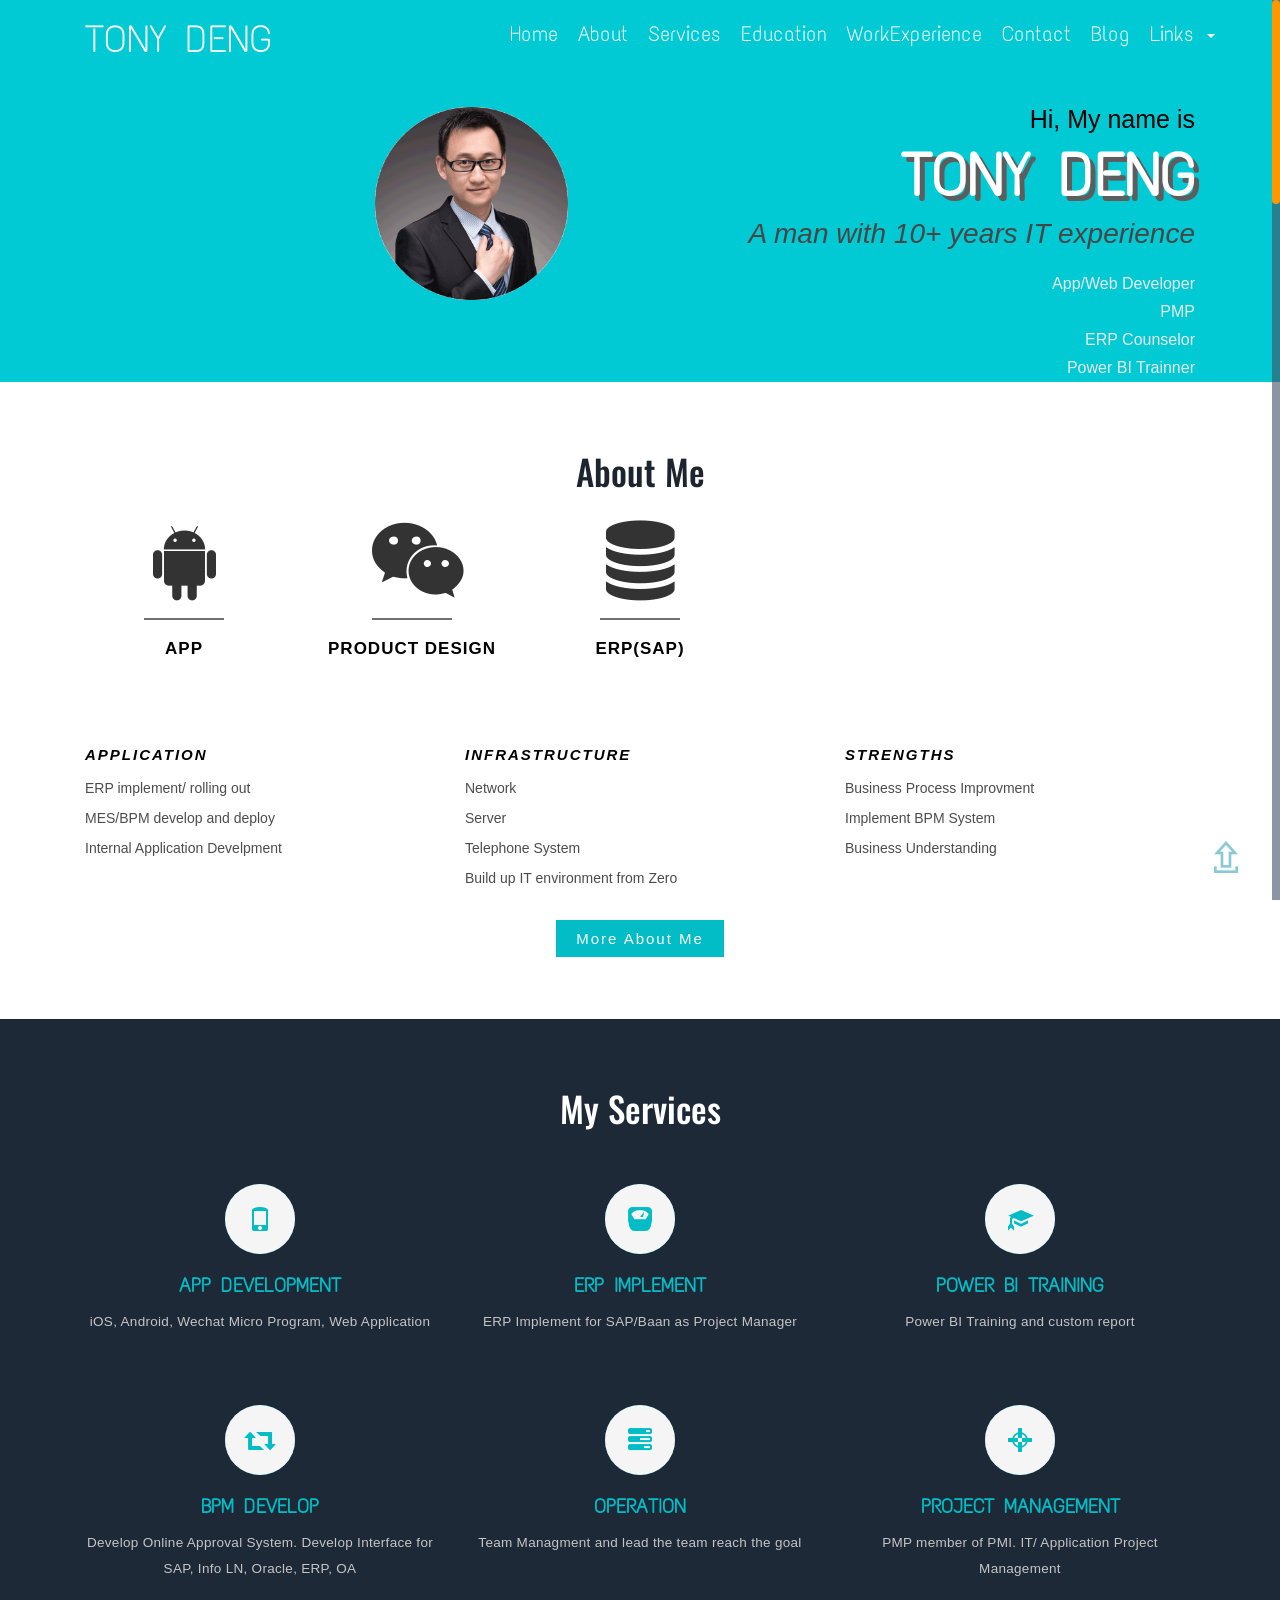
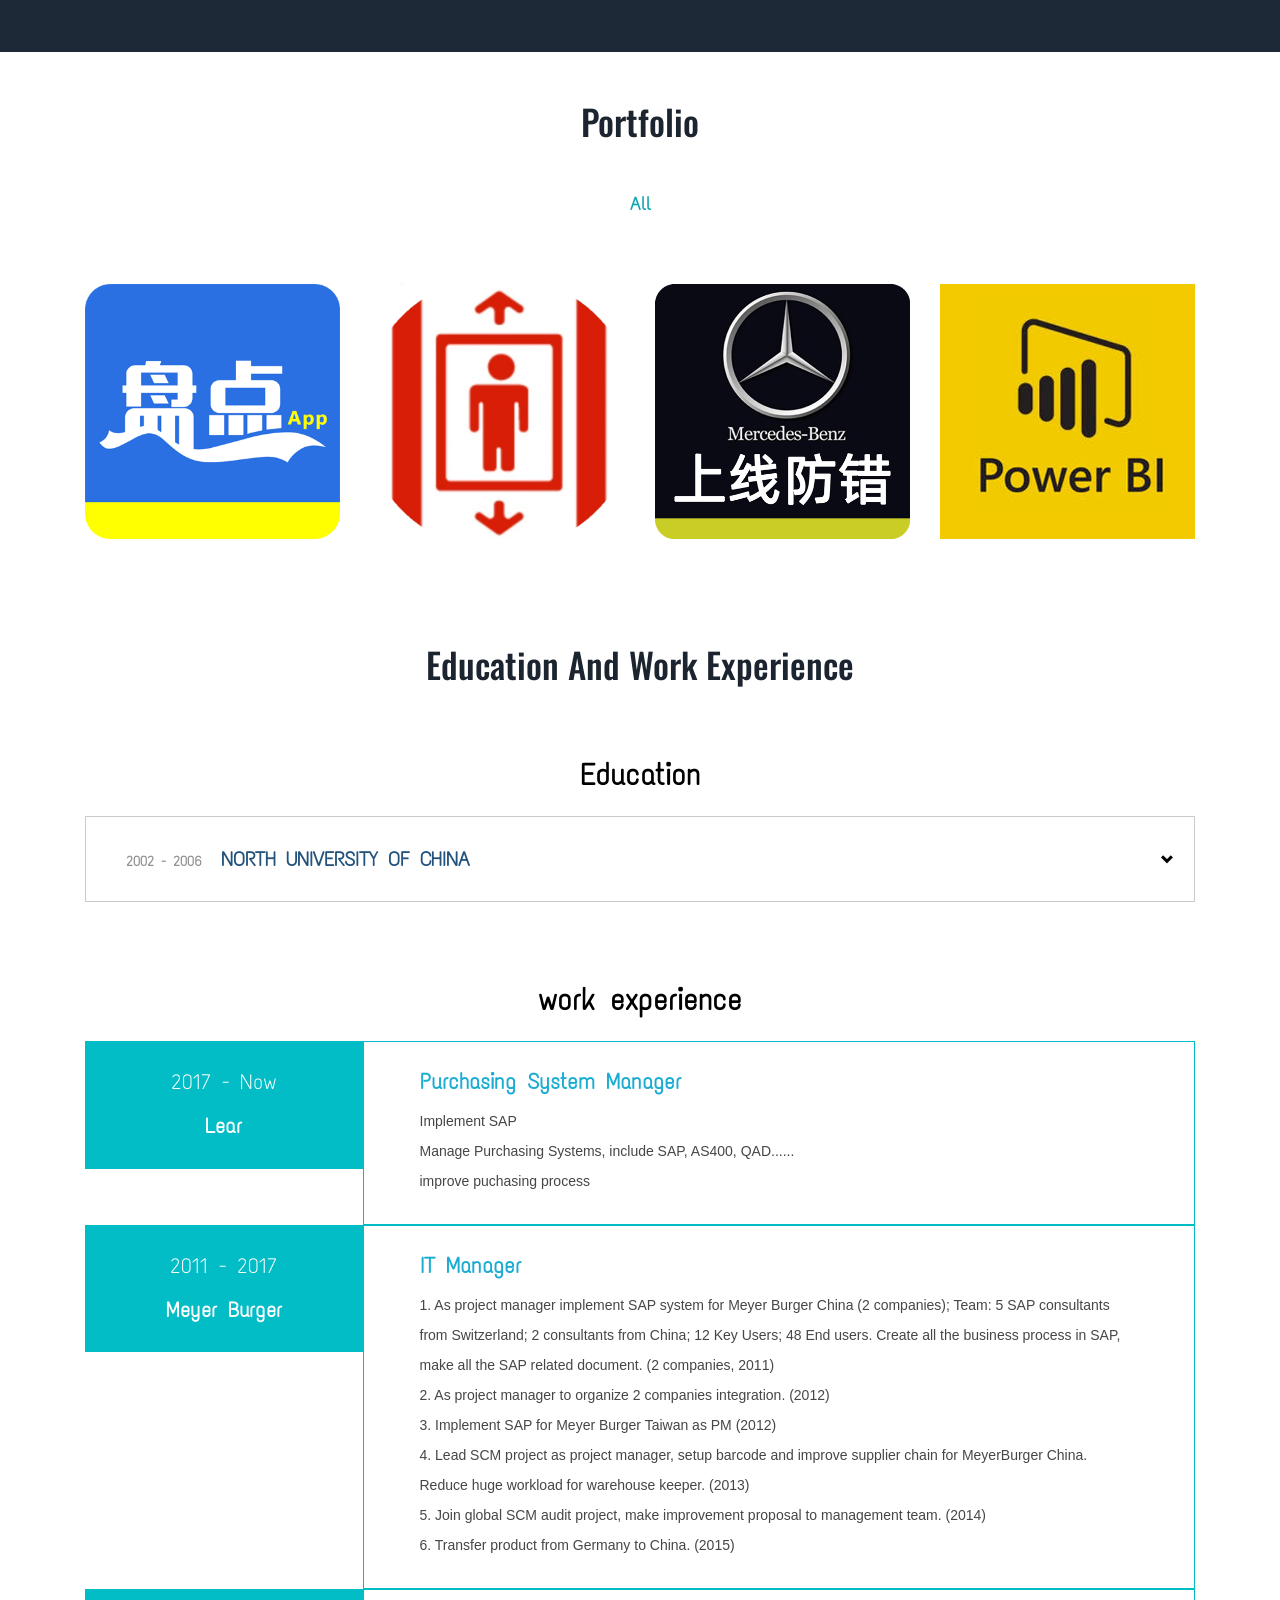
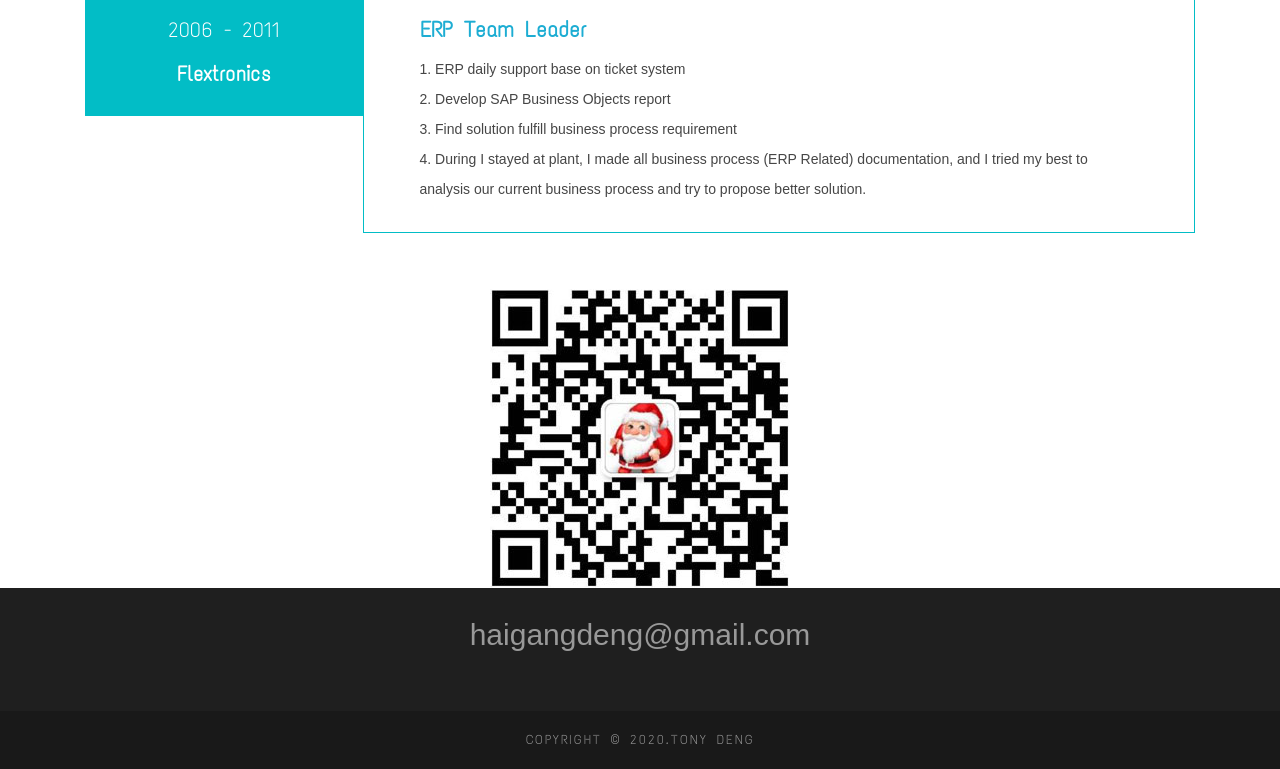
<file: index.html>
<!DOCTYPE html>
<html lang="en">
<!-- Head -->
<head>
<title>Tony Deng</title>
<meta name="viewport" content="width=device-width, initial-scale=1">
<meta charset="utf-8">
<meta name="keywords" content="" />
<!-- Default-JavaScript-File -->

	<script type="text/javascript" src="js/jquery-2.1.4.min.js"></script>
	<script type="text/javascript" src="js/bootstrap.min.js"></script>
<!-- //Default-JavaScript-File -->

<!-- default-css-files -->
	<link href="css/bootstrap.css" rel='stylesheet' type='text/css' />
	<link href="css/font-awesome.min.css" rel="stylesheet" type="text/css" media="all" />
<link href="css/circles.css" rel="stylesheet" type="text/css" media="all" />

<!-- default-css-files -->

<!-- style.css-file -->
	<link href="css/style.css" rel='stylesheet' type='text/css' />
<!-- //style.css-file -->

<link href="https://fonts.googleapis.com/css?family=Text+Me+One" rel="stylesheet">
<link href="https://fonts.googleapis.com/css?family=Oswald:200,300,400,500,600,700" rel="stylesheet">

</head>
<!-- Head -->

<body id="page-top" data-spy="scroll" data-target=".navbar-fixed-top">

<!-- navigation -->
<nav class="navbar navbar-default navbar-inverse navbar-fixed-top">
    <div class="container">
        <div class="navbar-header page-scroll">
            <button type="button" class="navbar-toggle" data-toggle="collapse" data-target=".navbar-ex1-collapse">
                <span class="sr-only">Toggle navigation</span>
                <span class="icon-bar"></span>
                <span class="icon-bar"></span>
                <span class="icon-bar"></span>
            </button>
            <a class="navbar-brand" href="#home">Tony Deng</a>
        </div>
		<!-- Collect the nav links, forms, and other content for toggling -->
        <div class="navbar-collapse collapse navbar-ex1-collapse">
            <ul class="nav navbar-nav navbar-right cl-effect-15">
				<li class="hidden"><a class="page-scroll" href="#page-top"></a>	</li>
                <li><a class="page-scroll scroll" href="#home">Home</a></li>
                <li><a class="page-scroll scroll" href="#about">About</a></li>
                <li><a class="page-scroll scroll" href="#services">Services</a></li>
                <li><a class="page-scroll scroll" href="#education">Education</a></li>
				<li><a class="page-scroll scroll" href="#workexperience">WorkExperience</a></li>
                
				<li><a href="#" data-toggle="modal" data-target="#myModal"> Contact</a>	</li>
				<li><a href="http://www.denghaigang.com/tony/" target="_blank">Blog</a></li>
                
                <li class="dropdown">
					<a href="#" class="dropdown-toggle" data-toggle="dropdown" role="button" aria-haspopup="true" aria-expanded="false">Links <span class="caret"></span></a>
					<ul class="dropdown-menu">
						<li><a href="http://www.baanerp.com" target="_blank">Baan ERP</a></li>
						<li><a href="http://www.cuiwenyuan.com" target="_blank">Troy Cui</a></li>
						<li><a href="http://www.Chenbin.net" target="_blank">Siko Chen</a></li>
					</ul>
				</li>
                
            </ul>
        </div>
	</div>
</nav>
<!-- //navigation -->

<!-- banner -->
<section class="banner" id="home">
	<div class="container">
		<div class="col-md-5 banner-left">
			<img src="images/touxiang.png" alt="" /> 
		</div>
		<div class="col-md-7 banner-right">
			<h1>Hi, My name is </h1>
			<span>Tony Deng</span>
			<h2>A man with 10+ years IT experience</h2>
            <p>App/Web Developer</p> 
            <p>PMP</p> 
            <p>ERP Counselor</p> 
            <p>Power BI Trainner</p> 
		</div>
		<div class="thim-click-to-bottom">
			<a href="#about" class="scroll">
				<i class="fa  fa-chevron-down"></i>
			</a>
		</div>
	</div>
</section>
<!-- //banner -->

<!-- about -->
<div class="about" id="about">
	<div class="container">
		<div class="about-head text-center ">
			<h3>About me</h3>
			<div class="about-grids-top">

					<div class="col-xs-8 col-sm-8 col-md-3 about-grid">
						<i class="fa fa-android" aria-hidden="true"></i>
						<h4>App</h4>
					</div>
					
					<div class="col-xs-8 col-sm-8 col-md-3 about-grid">
						<i class="fa fa-weixin" aria-hidden="true"></i>
						<h4>Product Design</h4>
					</div>
					
					<div class="col-xs-8 col-sm-8 col-md-3 about-grid">
						<i class="fa fa-database" aria-hidden="true"></i>
						<h4>ERP(SAP)</h4>
					</div>
					
					
					


					<div class="clearfix"></div>
				
			</div>
			
			<div class="about-grids-bottom">
				<div class="col-md-4 about-bottom-grid">
					<h4>Application</h4>
                    	<p>ERP implement/ rolling out<br>
						MES/BPM develop and deploy<br>
						Internal Application Develpment</p>
				</div>
				<div class="col-md-4 about-bottom-grid">
                	<h4>Infrastructure</h4>
					<p>Network<br>
                    Server<br>
                    Telephone System<br>
                    Build up IT environment from Zero</p>
				</div>
				<div class="col-md-4 about-bottom-grid">
                <h4>Strengths</h4>
					<p>Business Process Improvment <br>
                    Implement BPM System<br>
                    Business Understanding<br></p>
				</div>
					<div class="clearfix"></div>
			</div>
				<a href="#" data-toggle="modal" data-target="#myModal"> More about me</a>	
		</div>
				
	</div>
</div>
<!-- //about -->

	<!-- modal -->	<!-- for about modal -->
	<div class="modal about-modal fade" id="myModal" tabindex="-1" role="dialog">
		<div class="modal-dialog" role="document">
			<div class="modal-content">
				<div class="modal-header"> 
					<button type="button" class="close" data-dismiss="modal" aria-label="Close"><span aria-hidden="true">&times;</span></button>						
						<h4 class="modal-title">Contact Me</h4>
				</div> 
				<div class="modal-body">
					<div class="about modalpad"> 
						<div class="col-md-4 col-sm-4  col-xs-4 about-left ">
							<img src="images/touxiang.png" class="img-responsive" alt=""/>
						</div>
						<div class="col-md-8 col-sm-8 col-xs-8 about-right wthree">
							<h3>Hi, i'm <span>Tony Deng</span></h3>
							<h4>Project Manager & ERP Manager </h4>
							<ul class="address">

								<li>
									<ul class="agileits-address-text">
										<li><b>PHONE </b></li>
										<li>+86 13817631418</li>
									</ul>
								</li>
								<li>
									<ul class="agileits-address-text">
										<li><b>ADDRESS </b></li>
										<li>Minhang, Shanghai, China.</li>
									</ul>
								</li>
								<li>
									<ul class="agileits-address-text">
										<li><b>E-MAIL </b></li>
										<li><a href="mailto:haigangdeng@gmail.com"> haigangdeng@gmail.com</a></li>
									</ul>
								</li>
								<li>
									<ul class="agileits-address-text">
										<li><b>WEBSITE </b></li>
										<li><a href="#">www.denghaigang.com</a></li>
									</ul>
								</li>
							</ul> 
						</div> 
						<div class="clearfix"> </div>
				</div>
			</div>
		</div>
	</div>
	</div>
	<!-- //modal -->	<!-- for about modal -->

<!-- services -->
<div id="services" class="services">
	<div class="container">
		<div class="service-head one text-center ">
			<h3>My Services</h3>
		</div>
		<!-- services-grids -->
		<div class="wthree_about_right_grids w3l-agile">
			<div class="col-md-4 wthree_about_right_grid">
				<div class="wthree_about_right_grid_left">
					<div class="hvr-rectangle-in">
						<i class="glyphicon glyphicon-phone"></i>
					</div>
				</div>
				<div class="wthree_about_right_grid_right">
					<h4>App Development</h4>
					<p>iOS, Android, Wechat Micro Program, Web Application</p>
				</div>
				<div class="clearfix"> </div>
			</div>
				<div class="col-md-4 wthree_about_right_grid">
					<div class="wthree_about_right_grid_left">
						<div class="hvr-rectangle-in">
							<i class="glyphicon glyphicon-scale"></i>
						</div>
					</div>
					<div class="wthree_about_right_grid_right">
						<h4>ERP Implement</h4>
						<p>ERP Implement for SAP/Baan as Project Manager</p>
					</div>
					<div class="clearfix"> </div>
				</div>
				<div class="col-md-4 wthree_about_right_grid">
					<div class="wthree_about_right_grid_left">
						<div class="hvr-rectangle-in">
							<i class="glyphicon glyphicon-education"></i>
						</div>
					</div>
					<div class="wthree_about_right_grid_right">
						<h4>Power BI Training</h4>
						<p>Power BI Training and custom report</p>
					</div>
					<div class="clearfix"> </div>
				</div>
					<div class="clearfix"> </div>
				<div class="col-md-4 wthree_about_right_grid">
					<div class="wthree_about_right_grid_left">
						<div class="hvr-rectangle-in">
							<i class="glyphicon glyphicon-retweet"></i>
						</div>
					</div>
					<div class="wthree_about_right_grid_right">
						<h4>BPM Develop</h4>
						<p>Develop Online Approval System. Develop Interface for SAP, Info LN, Oracle, ERP, OA</p>
					</div>
					<div class="clearfix"> </div>
				</div>
				<div class="col-md-4 wthree_about_right_grid">
					<div class="wthree_about_right_grid_left">
						<div class="hvr-rectangle-in">
							<i class="glyphicon glyphicon-tasks"></i>
						</div>
					</div>
					<div class="wthree_about_right_grid_right">
						<h4>Operation</h4>
						<p>Team Managment and lead the team reach the goal</p>
					</div>
					<div class="clearfix"> </div>
				</div>
				<div class="col-md-4 wthree_about_right_grid">
					<div class="wthree_about_right_grid_left">
						<div class="hvr-rectangle-in">
							<i class="glyphicon glyphicon-screenshot"></i>
						</div>
					</div>
					<div class="wthree_about_right_grid_right">
						<h4>Project Management</h4>
						<p>PMP member of PMI. IT/ Application Project Management</p>
					</div>
					<div class="clearfix"> </div>
				</div>
				<div class="clearfix"> </div>
			</div>
			<!-- services-grids -->
	</div>
</div>
<!-- services -->

<!-- portfolio -->
<div class="portfolio" id="portfolio">
	<div class="container">
		<div class="portfolio-head text-center ">
			<h3>Portfolio</h3>
		</div>
			<div class="portfolio-grids">
				<script src="js/easyResponsiveTabs.js" type="text/javascript"></script>
				<script type="text/javascript">
					$(document).ready(function () {
						$('#horizontalTab').easyResponsiveTabs({
							type: 'default', //Types: default, vertical, accordion           
							width: 'auto', //auto or any width like 600px
							fit: true   // 100% fit in a container
						});
					});
									
				</script>
				<div class="sap_tabs">
					<div id="horizontalTab" style="display: block; width: 100%; margin: 0px;">	
                    	<ul class="resp-tabs-list">
							<li class="resp-tab-item" aria-controls="tab_item-0" role="tab">All</li> 
						</ul>		  	 
						<div class="resp-tabs-container">
							<div class="tab-1 resp-tab-content" aria-labelledby="tab_item-0">
								<div class="col-md-3 team-gd ">
									<div class="thumb">
										<a href="#portfolioModal1" class="portfolio-link b-link-diagonal b-animate-go" data-toggle="modal"><img src="images/pandiannew.png">
										<div class="team_pos">
											<ul>
												<li>
													<div class="morph pic fb_icon1">
													</div>
												</li>
											</ul>
										</div>
										</a>
									</div>
								</div>
                                
                               <div class="col-md-3 team-gd ">
									<div class="thumb">
										<a href="#portfolioModal2" class="portfolio-link b-link-diagonal b-animate-go" data-toggle="modal"><img src="images/diantinew.png" alt="">
										<div class="team_pos">
											<ul>
												<li>
													<div class="morph pic fb_icon1">
													</div>
												</li>
											</ul>
										</div>
										</a>
									</div>
								</div>
								
								<div class="col-md-3 team-gd ">
									<div class="thumb">
										<a href="#portfolioModal4" class="portfolio-link b-link-diagonal b-animate-go" data-toggle="modal"><img src="images/fangcuo.png" alt="">
										<div class="team_pos">
											<ul>
												<li>
													<div class="morph pic fb_icon1">
													</div>
												</li>
											</ul>
										</div>
										</a>
									</div>
								</div>
                                
                                
                               <div class="col-md-3 team-gd ">
									<div class="thumb">
										<a href="#portfolioModal3" class="portfolio-link b-link-diagonal b-animate-go" data-toggle="modal"><img src="images/powerbi.png" alt="">
										<div class="team_pos">
											<ul>
												<li>
													<div class="morph pic fb_icon1">
													</div>
												</li>
											</ul>
										</div>
										</a>
									</div>
								</div>


							</div>
						</div>
					</div>
				</div>
			</div>
	</div>
</div>
<!-- //portfolio -->



<!-- Education and Work experience -->
		<!-- education -->
		<div class="experience" id="experience">
			<div class="container">
				<div class="experience-head text-center ">
					<h3>Education and work experience</h3>
				</div>
		<div class="col-md-12 abt-left" id="education">
				<h3>Education</h3>
				<div class="accordion">
							<div class="accordion-section">
								<h5><a class="accordion-section-title" href="#accordion-1">
									<span>2002 - 2006</span> North University of China
								<i class="glyphicon glyphicon-chevron-down"></i>
								</a></h5>
								<div id="accordion-1" class="accordion-section-content">
									<h6>Projects & Awards</h6>
									<ul>
										<li><span class="glyphicon glyphicon-arrow-right" aria-hidden="true"></span><a href="#">North University Of China outstanding Graduates Awards</a></li>
										<li><span class="glyphicon glyphicon-arrow-right" aria-hidden="true"></span><a href="#">Design University Website</a></li>
										<li><span class="glyphicon glyphicon-arrow-right" aria-hidden="true"></span><a href="#">Chairman of College</a></li>
									</ul>
								</div>
							</div>							
							
				</div>
				
				
				
				<script>
							jQuery(document).ready(function() {
								function close_accordion_section() {
									jQuery('.accordion .accordion-section-title').removeClass('active');
									jQuery('.accordion .accordion-section-content').slideUp(300).removeClass('open');
								}

								jQuery('.accordion-section-title').click(function(e) {
									// Grab current anchor value
									var currentAttrValue = jQuery(this).attr('href');

									if(jQuery(e.target).is('.active')) {
										close_accordion_section();
									}else {
										close_accordion_section();

										// Add active class to section title
										jQuery(this).addClass('active');
										// Open up the hidden content panel
										jQuery('.accordion ' + currentAttrValue).slideDown(300).addClass('open'); 
									}

									e.preventDefault();
								});
							});
								</script>
				<script type="text/javascript" src="js/numscroller-1.0.js"></script>
		</div>
		<!-- //education -->

		<!-- experience -->
					<div class="col-md-12 w3-agileits-info" id="workexperience">  
						<h3 class="exp">work experience</h3>
						<div class="experience-grids">
							<div class="experience-left">
								<h3>2017 - Now </h3>
								<h5>Lear </h5>
							</div>
							<div class="experience-right">
								<h4>Purchasing System Manager</h4>
								<p>Implement SAP<br>
                                Manage Purchasing Systems, include SAP, AS400, QAD......<br>
           						improve puchasing process</p>
							</div>
							<div class="clearfix"> </div>
						</div> 
						<div class="experience-grids experience-grids-btm">
							<div class="experience-left">
								<h3>2011 - 2017</h3>
								<h5>Meyer Burger </h5>
							</div>
							<div class="experience-right">
								<h4>IT Manager</h4>
								<p>1. As project manager implement SAP system for Meyer Burger China (2 companies); Team: 5 SAP consultants from Switzerland; 2 consultants from China; 12 Key Users; 48 End users. Create all the business process in SAP, make all the SAP related document. (2 companies, 2011)<br>
2. As project manager to organize 2 companies integration. (2012)<br>
3. Implement SAP for Meyer Burger Taiwan as PM (2012)<br>
4. Lead SCM project as project manager, setup barcode and improve supplier chain for MeyerBurger China. Reduce huge workload for warehouse keeper. (2013)<br>
5. Join global SCM audit project, make improvement proposal to management team. (2014)<br>
6. Transfer product from Germany to China. (2015)</p>
							</div>
							<div class="clearfix"> </div>
						</div>
						<div class="experience-grids w3-agileits">
							<div class="experience-left">
								<h3>2006 - 2011</h3>
								<h5>Flextronics</h5>
							</div>
							<div class="experience-right">
								<h4>ERP Team Leader</h4>
								<p>1. ERP daily support base on ticket system<br>
2. Develop SAP Business Objects report<br>
3. Find solution fulfill business process requirement<br>
4. During I stayed at plant, I made all business process (ERP Related) documentation, and I tried my best to analysis our current business process and try to propose better solution.
</p>
							</div>
							<div class="clearfix"> </div>
						</div>
					</div>
			</div>
		</div>
		<!-- //experience -->
<!-- Education and Work experience -->


<table width="300" border="0" align="center">
  <tr>
    <td><img src="images/wechat.jpg" class="img-responsive"></td>
  </tr>
</table>





			
<!-- copyright -->
<div class="copyright text-center">
	<h3>haigangdeng@gmail.com</h3>

	<p class="copy-right">Copyright &copy; 2020.Tony Deng</p>
</div>
<!-- copyright -->


<!-- stats numscroller-js-file -->
<script type="text/javascript" src="js/numscroller-1.0.js"></script>
<!-- //stats numscroller-js-file -->

	<!-- start-smooth-scrolling -->
	<script type="text/javascript" src="js/move-top.js"></script>
	<script type="text/javascript" src="js/easing.js"></script>	
	<script type="text/javascript">
			jQuery(document).ready(function($) {
				$(".scroll").click(function(event){		
					event.preventDefault();
			
			$('html,body').animate({scrollTop:$(this.hash).offset().top},1000);
				});
			});
	</script>
	<!-- //end-smooth-scrolling -->	
	<!-- smooth-scrolling-of-move-up -->
	<script type="text/javascript">
		$(document).ready(function() {
			/*
			var defaults = {
				containerID: 'toTop', // fading element id
				containerHoverID: 'toTopHover', // fading element hover id
				scrollSpeed: 1200,
				easingType: 'linear' 
			};
			*/
			
			$().UItoTop({ easingType: 'easeOutQuart' });
			
		});
	</script>
	<!-- //smooth-scrolling-of-move-up -->  
	<!--scrolling js-->
	<script src="js/jquery.nicescroll.js"></script>
	<script src="js/scripts.js"></script> 
	<!--//scrolling js-->
	
	


<!-- portfolio modal -->
<div class="portfolio-modal modal fade slideanim" id="portfolioModal1" tabindex="-1" role="dialog" aria-hidden="true">
    <div class="modal-content port-modal">
        <div class="close-modal" data-dismiss="modal">
            <div class="lr">
                <div class="rl"></div>
            </div>
        </div>
        <div class="container">
			<div class="row">
                <div class="col-lg-8 col-lg-offset-2 text-center">
                    <div class="modal-body">
						<h3>Pandian App</h3>
                        <img src="images/pandiannew.png" class="img-responsive img-centered" alt="">
                        <p>Pandian App is the tool to help warehouse stock taking. You can use it on iOS, Android, Weixin Micro Program</p>
                    </div>
                </div>
            </div>
        </div>
    </div>
</div>
<div class="portfolio-modal modal fade slideanim" id="portfolioModal2" tabindex="-1" role="dialog" aria-hidden="true">
    <div class="modal-content port-modal">
        <div class="close-modal" data-dismiss="modal">
            <div class="lr">
                <div class="rl"></div>
            </div>
        </div>
        <div class="container">
			<div class="row">
                <div class="col-lg-8 col-lg-offset-2 text-center">
                    <div class="modal-body">
						<h3>No Touch Lift</h3>
                        <img src="images/diantinew.png" class="img-responsive img-centered" alt="">
                        <p>Control Lift in Weichat</p>
                    </div>
                </div>
            </div>
        </div>
    </div>
</div>
<div class="portfolio-modal modal fade slideanim" id="portfolioModal4" tabindex="-1" role="dialog" aria-hidden="true">
    <div class="modal-content port-modal">
        <div class="close-modal" data-dismiss="modal">
            <div class="lr">
                <div class="rl"></div>
            </div>
        </div>
        <div class="container">
			<div class="row">
                <div class="col-lg-8 col-lg-offset-2 text-center">
                    <div class="modal-body">
						<h3>Anti-Mistake App</h3>
                        <img src="images/fangcuo.png" class="img-responsive img-centered" alt="">
                        <p>Benz Production Line Anti-Mistakes</p>
                    </div>
                </div>
            </div>
        </div>
    </div>
</div>
<div class="portfolio-modal modal fade slideanim" id="portfolioModal3" tabindex="-1" role="dialog" aria-hidden="true">
    <div class="modal-content port-modal">
        <div class="close-modal" data-dismiss="modal">
            <div class="lr">
                <div class="rl"></div>
            </div>
        </div>
        <div class="container">
			<div class="row">
                <div class="col-lg-8 col-lg-offset-2 text-center">
                    <div class="modal-body">
						<h3>Power BI</h3>
                        <img src="images/powerbi.png" class="img-responsive img-centered" alt="">
                        <p>Power BI Training</p>
                    </div>
                </div>
            </div>
        </div>
    </div>
</div>
<!-- portfolio modal -->



<!-- /circle-->
	 <script type="text/javascript" src="js/circles.js"></script>
					         <script>
								var colors = [
										['#ffffff', '#fd9426'], ['#ffffff', '#fc3158'],['#ffffff', '#53d769'], ['#ffffff', '#147efb']
									];
								for (var i = 1; i <= 7; i++) {
									var child = document.getElementById('circles-' + i),
										percentage = 30 + (i * 10);
										
									Circles.create({
										id:         child.id,
										percentage: percentage,
										radius:     80,
										width:      10,
										number:   	percentage / 1,
										text:       '%',
										colors:     colors[i - 1]
									});
								}
						
				</script>
	<!-- //circle -->
	
								
<!-- js for smooth scrollings -->
	<script src="js/SmoothScroll.min.js"></script>
<!-- js for smooth scrollings -->

	
<!-- Scrolling Nav JavaScript --> 
    <script src="js/scrolling-nav.js"></script>  
<!-- //fixed-scroll-nav-js --> 
	
	
	

</body>
</html>
</file>
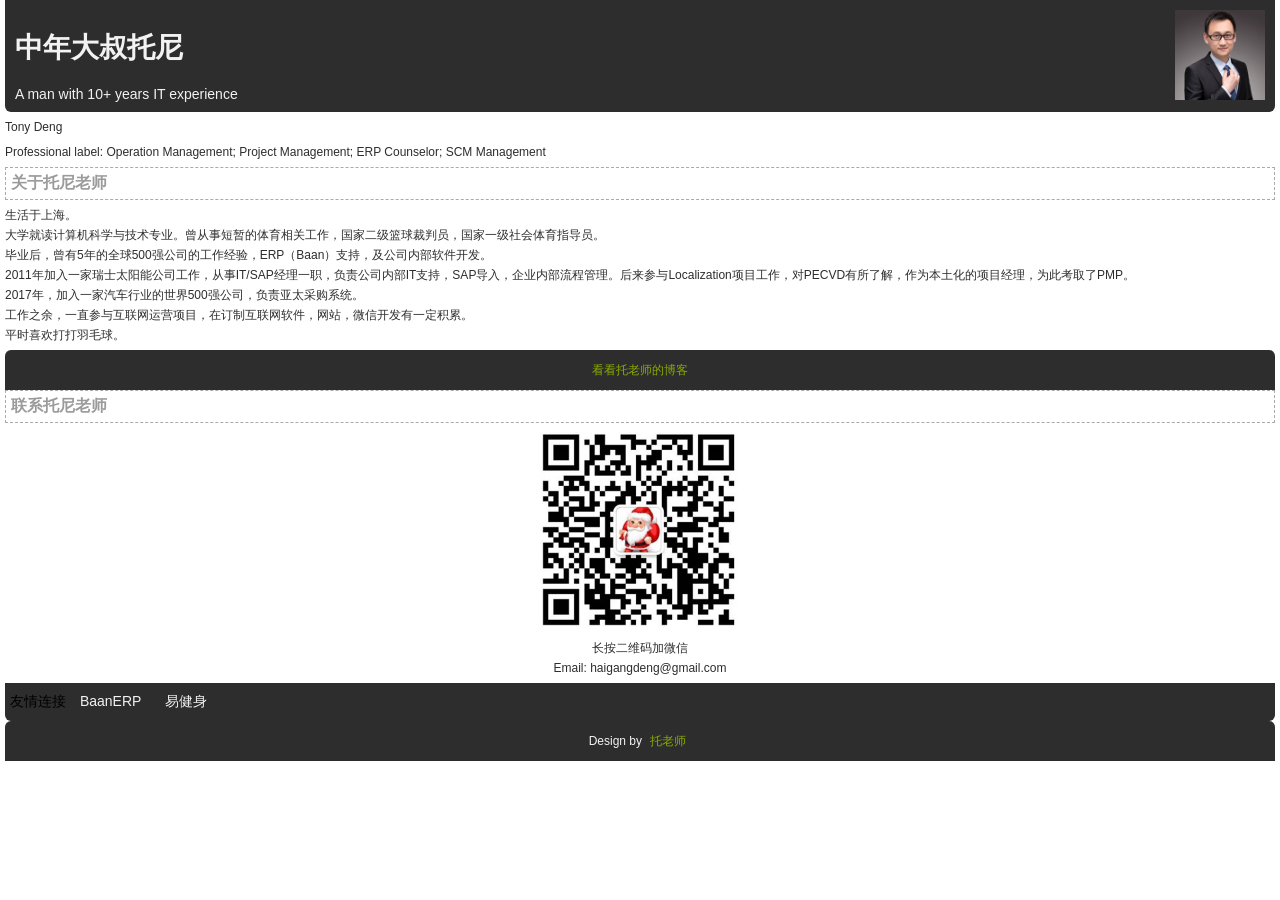
<file: fme/index.html>
<!DOCTYPE html PUBLIC "-//W3C//DTD XHTML 1.0 Transitional//EN" "http://www.w3.org/TR/xhtml1/DTD/xhtml1-transitional.dtd">
<html xmlns="http://www.w3.org/1999/xhtml">
<head>
    <meta name="viewport" content="width=device-width; initial-scale=1.0; maximum-scale=1.0;">
    <meta http-equiv="Content-Type" content="text/html; charset=utf-8" />
    <title>托老师</title>
    <meta http-equiv="keywords" content="托老师" />
    <meta http-equiv="description" content="托老师" />
    <link href="css/mobile-style.css"rel="stylesheet" type="text/css" />
</head>

<body>
	<div id="header">

        <div class="nav">   
        	     
            <ul>  
                
                <li>
                <img class="right" high=90 width=90 src="images/touxiang2017.jpg" alt="Tony Deng" />  
                <a href="http://www.denghaigang.com/tony"><h1>中年大叔托尼</h1>A man with 10+ years IT experience</a></li>
   
        </ul>
             
        </div>

    <p>Tony Deng</p>
    <p>
Professional label: 
Operation Management; 
Project Management; 
ERP Counselor; 
SCM Management
</p>
    </div>
    
    
    </div>
    
    
    </div>

    <h2>关于托尼老师</h2>
    <p>生活于上海。<br>
大学就读计算机科学与技术专业。曾从事短暂的体育相关工作，国家二级篮球裁判员，国家一级社会体育指导员。<br>
毕业后，曾有5年的全球500强公司的工作经验，ERP（Baan）支持，及公司内部软件开发。<br>
2011年加入一家瑞士太阳能公司工作，从事IT/SAP经理一职，负责公司内部IT支持，SAP导入，企业内部流程管理。后来参与Localization项目工作，对PECVD有所了解，作为本土化的项目经理，为此考取了PMP。<br>
2017年，加入一家汽车行业的世界500强公司，负责亚太采购系统。<br>
工作之余，一直参与互联网运营项目，在订制互联网软件，网站，微信开发有一定积累。<br>
平时喜欢打打羽毛球。 
</p>
    <div class="nav2">
			<p><a href="http://www.denghaigang.com/tony">看看托老师的博客</a></p>
        </div>
    <h2>联系托尼老师</h2>

	<div class="logo"><img high=200 width=200 src="images/weixin2017.jpg" alt="Tony Deng" /></div>
	<p class="logo">长按二维码加微信<br>Email: haigangdeng@gmail.com</p>
	
		<div class="nav">
        	<ul>
				<li>友情连接</li>
                <li><a href="http://www.baanerp.com">BaanERP</a></li>
				<li><a href="http://www.ejianshen.com">易健身</a></li>
            </ul>
        </div>
    <div class="nav2">
			<p>Design by <a href="#">托老师</a></p>
        </div>
	
		
</body>
</html>
</file>
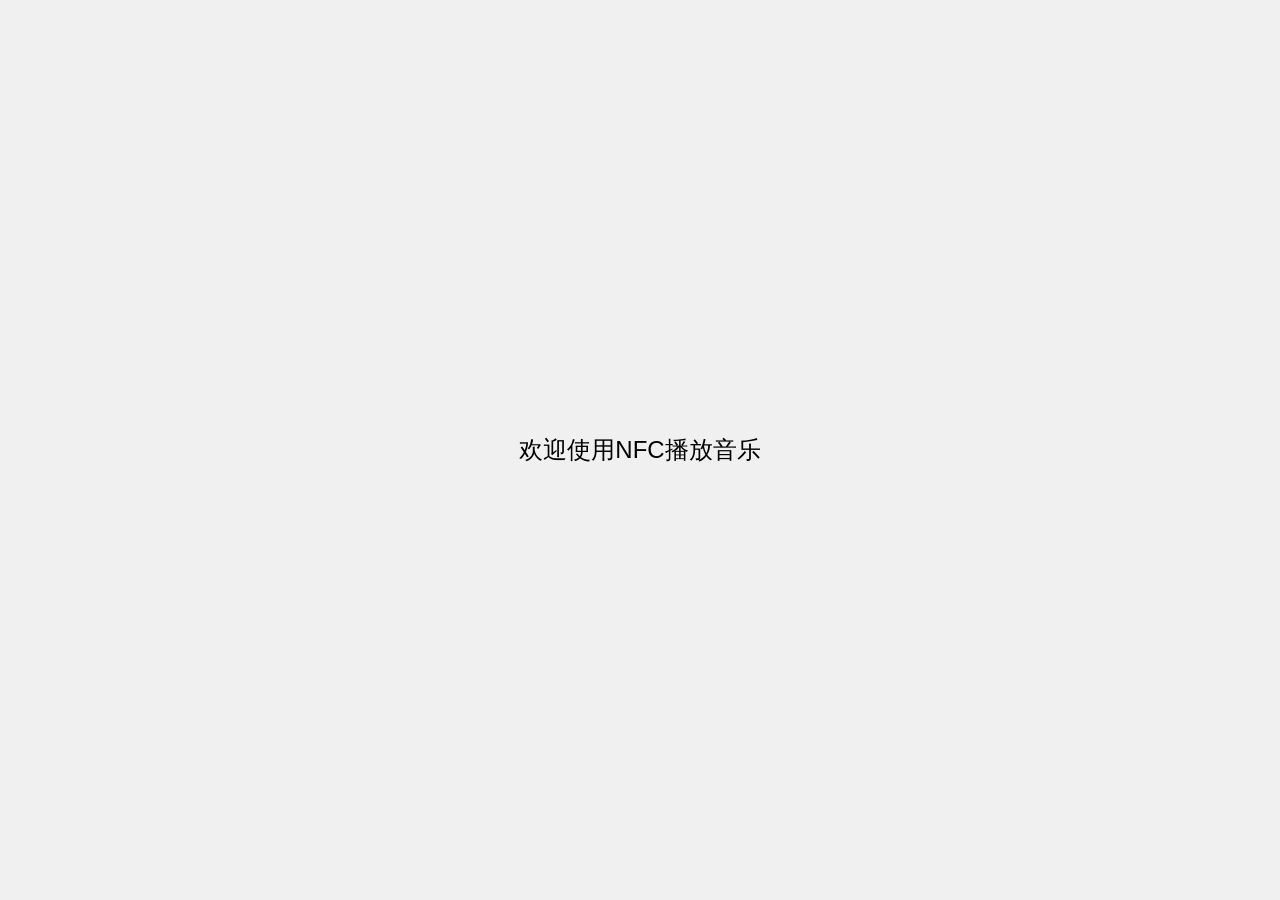
<file: nfc/yinyue.html>
<!DOCTYPE html>
<html lang="zh-CN">
<head>
    <meta charset="UTF-8">
    <meta name="viewport" content="width=device-width, initial-scale=1.0">
    <title>NFC音乐播放</title>
    <style>
        body {
            display: flex;
            justify-content: center;
            align-items: center;
            height: 100vh;
            margin: 0;
            font-family: Arial, sans-serif;
            font-size: 24px;
            background-color: #f0f0f0;
        }
    </style>
</head>
<body>
    <div>欢迎使用NFC播放音乐</div>
    
    <audio autoplay loop>
        <source src="file:///kongchengji.mp3" type="audio/mpeg">
        您的浏览器不支持音频元素。
    </audio>

    <script>
        // 尝试自动播放音乐（可能需要用户交互后才能播放）
        document.addEventListener('DOMContentLoaded', function() {
            var audio = document.querySelector('audio');
            audio.play().catch(e => {
                console.log('自动播放被阻止:', e);
                // 可以在这里添加一个按钮让用户手动触发播放
            });
        });
    </script>
</body>
</html>
</file>
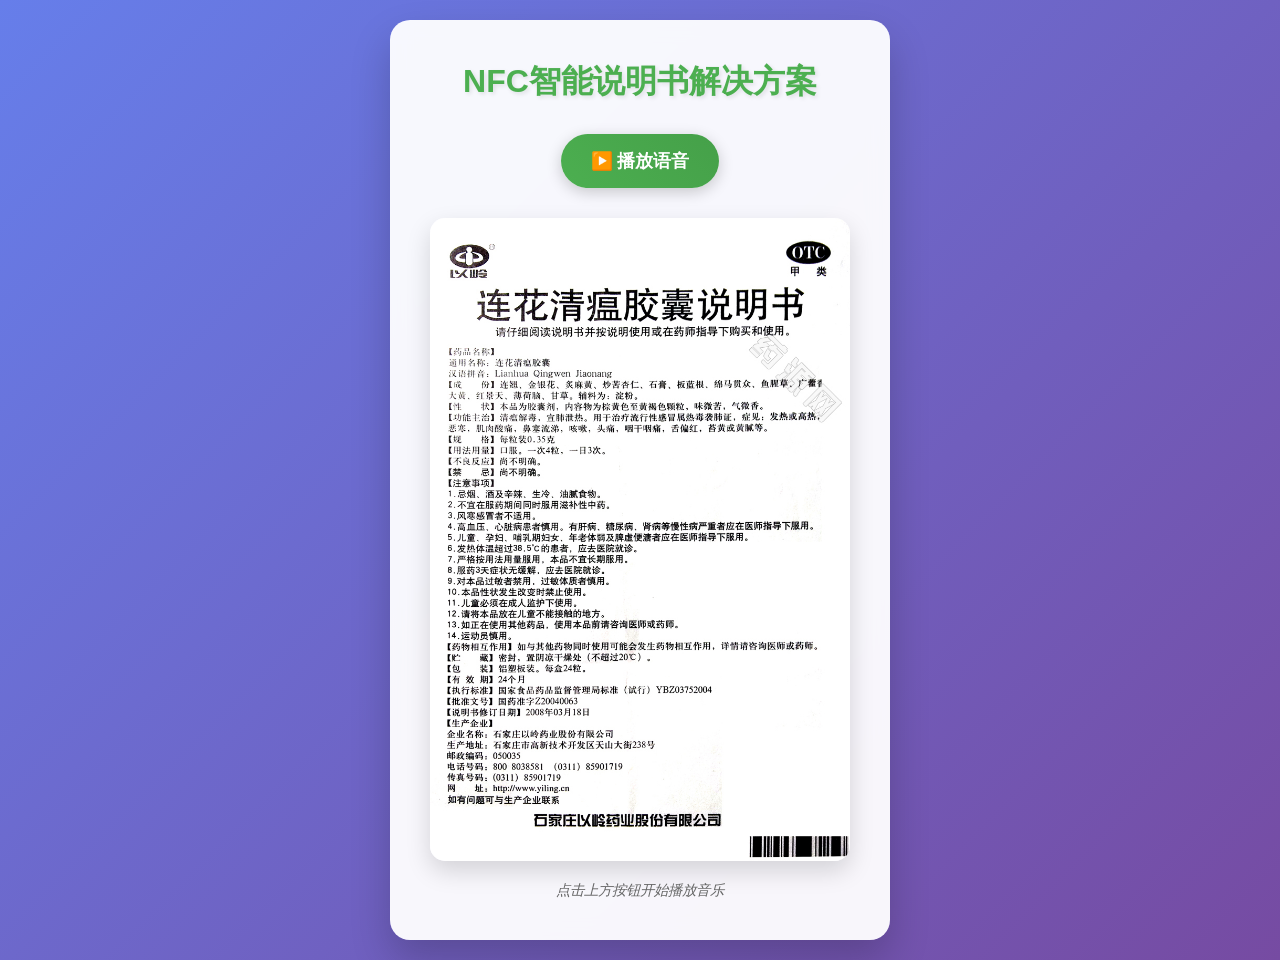
<file: nfc/yinyue3.html>
<!DOCTYPE html>
<html lang="zh-CN">
<head>
    <meta charset="UTF-8">
    <meta name="viewport" content="width=device-width, initial-scale=1.0">
    <title>NFC音乐播放系统</title>
    <style>
        * {
            margin: 0;
            padding: 0;
            box-sizing: border-box;
        }
        
        body {
            font-family: 'Segoe UI', Tahoma, Geneva, Verdana, sans-serif;
            background: linear-gradient(135deg, #667eea 0%, #764ba2 100%);
            min-height: 100vh;
            display: flex;
            justify-content: center;
            align-items: center;
            padding: 20px;
            color: #333;
        }
        
        .container {
            background: rgba(255, 255, 255, 0.95);
            border-radius: 20px;
            padding: 40px;
            box-shadow: 0 20px 40px rgba(0, 0, 0, 0.2);
            backdrop-filter: blur(10px);
            max-width: 500px;
            width: 100%;
            text-align: center;
        }
        
        .header {
            margin-bottom: 30px;
        }
        
        .logo {
            font-size: 2rem;
            font-weight: bold;
            color: #4CAF50;
            margin-bottom: 10px;
            text-shadow: 2px 2px 4px rgba(0, 0, 0, 0.1);
        }
        
        .subtitle {
            color: #666;
            font-size: 1.1rem;
        }
        
        .buttons {
            display: flex;
            justify-content: center;
            gap: 15px;
            margin: 30px 0;
        }
        
        button {
            padding: 15px 30px;
            font-size: 1.1rem;
            font-weight: 600;
            border: none;
            border-radius: 50px;
            cursor: pointer;
            transition: all 0.3s ease;
            box-shadow: 0 4px 15px rgba(0, 0, 0, 0.2);
            min-width: 140px;
        }
        
        #playButton {
            background: linear-gradient(45deg, #4CAF50, #45a049);
            color: white;
        }
        
        #playButton:hover {
            transform: translateY(-3px);
            box-shadow: 0 6px 20px rgba(76, 175, 80, 0.4);
        }
        
        #pauseButton {
            background: linear-gradient(45deg, #f44336, #d32f2f);
            color: white;
            display: none;
        }
        
        #pauseButton:hover {
            transform: translateY(-3px);
            box-shadow: 0 6px 20px rgba(244, 67, 54, 0.4);
        }
        
        .welcome-section {
            margin: 30px 0;
            padding: 25px;
            background: linear-gradient(135deg, #f8f9fa, #e9ecef);
            border-radius: 15px;
            border-left: 4px solid #4CAF50;
        }
        
        .welcome-text {
            font-size: 1.8rem;
            color: #2c3e50;
            font-weight: 300;
            line-height: 1.4;
        }
        
        .highlight {
            color: #4CAF50;
            font-weight: 600;
        }
        
        .image-container {
            margin-top: 30px;
            border-radius: 15px;
            overflow: hidden;
            box-shadow: 0 10px 25px rgba(0, 0, 0, 0.15);
            transition: transform 0.3s ease;
        }
        
        .image-container:hover {
            transform: scale(1.02);
        }
        
        .instruction-image {
            width: 100%;
            height: auto;
            display: block;
        }
        
        .music-status {
            margin-top: 20px;
            font-size: 0.9rem;
            color: #666;
            font-style: italic;
        }
        
        @media (max-width: 600px) {
            .container {
                padding: 25px;
                margin: 10px;
            }
            
            .logo {
                font-size: 2rem;
            }
            
            .welcome-text {
                font-size: 1.5rem;
            }
            
            button {
                padding: 12px 25px;
                font-size: 1rem;
                min-width: 120px;
            }
            
            .buttons {
                flex-direction: column;
                gap: 10px;
            }
        }
        
        /* 动画效果 */
        @keyframes fadeIn {
            from {
                opacity: 0;
                transform: translateY(20px);
            }
            to {
                opacity: 1;
                transform: translateY(0);
            }
        }
        
        .container {
            animation: fadeIn 0.8s ease-out;
        }
    </style>
</head>
<body>
    <div class="container">
        <div class="header">
            <div class="logo">NFC智能说明书解决方案</div>
            
        </div>
        
        <div class="buttons">
            <button id="playButton">▶️ 播放语音</button>
            <button id="pauseButton">⏸️ 暂停语音</button>
        </div>
        

        
        <div class="image-container">
            <img src="shuomingshu.jpg" alt="NFC使用说明" class="instruction-image">
        </div>
        
        <div class="music-status" id="musicStatus">音乐状态：等待播放...</div>
        
        <audio id="bgMusic" loop>
            <source src="kongchengji.mp3" type="audio/mpeg">
            您的浏览器不支持音频元素
        </audio>
    </div>

    <script>
        const playButton = document.getElementById('playButton');
        const pauseButton = document.getElementById('pauseButton');
        const bgMusic = document.getElementById('bgMusic');
        const musicStatus = document.getElementById('musicStatus');

        // 点击播放
        playButton.addEventListener('click', () => {
            bgMusic.play()
                .then(() => {
                    playButton.style.display = 'none';
                    pauseButton.style.display = 'inline-block';
                    musicStatus.textContent = '音乐状态：正在播放 🎶';
                    musicStatus.style.color = '#4CAF50';
                })
                .catch(e => {
                    console.error('播放失败:', e);
                    musicStatus.textContent = '播放失败，请检查音乐文件';
                    musicStatus.style.color = '#f44336';
                });
        });

        // 点击暂停
        pauseButton.addEventListener('click', () => {
            bgMusic.pause();
            pauseButton.style.display = 'none';
            playButton.style.display = 'inline-block';
            musicStatus.textContent = '音乐状态：已暂停 ⏸️';
            musicStatus.style.color = '#ff9800';
        });

        // 尝试自动播放
        bgMusic.play().catch(e => {
            console.log('自动播放被阻止，请用户点击播放');
            musicStatus.textContent = '点击上方按钮开始播放音乐';
        });
    </script>
</body>
</html>
</file>
<file: css/circles.css>
body { background-color:#ECF0F1;}
.skills-grid p{
	margin: 20px 0 0 0;
    color: #ffffff;
    font-size: 1.1em;
    font-weight: 400;
}
.skills-grid {
    float: left;
    margin-right: 0%;
    width: 24%;
}
.skill-grids {
    margin-top: 5em;
}
.skills-grid:nth-child(3){
  margin-right:0%;
}
.circle{
	color:#ffffff;
	font-size:25px;
}
span.circles-number {
    font-size: 23px;
    font-weight:700;
    line-height: 7em;
}
span.circles-text {
  font-size: 25px;
      font-weight:700;
}
.circles-text-wrp {
  line-height:122px!important;
}
span.circles-text {
    font-size: 20px!important;
}

/*--Responsive--*/
@media (max-width:1366px){
	.skill-grids {
		margin-top: 3em;
	}
}
@media (max-width:991px){


}
@media (max-width:800px){
	.skills-grid{
		float: left;
		margin-right: 0%;
		width: 100%;
	}
}
@media (max-width:768px){


}
@media (max-width:667px){

}
/*--//Responsive--*/
</file>
<file: css/style.css>
/*-- Reset-Code --*/

body {
	padding: 0;
	margin: 0;
	background: #FFF;
	font-family: 'Open Sans', sans-serif;
}
body a {
	transition: 0.5s all;
	-webkit-transition: 0.5s all;
	-moz-transition: 0.5s all;
	-o-transition: 0.5s all;
	-ms-transition: 0.5s all;
	text-decoration: none;
}
body a:hover {
	text-decoration: none;
}
body a:focus, a:hover {
	text-decoration: none;
}
input[type="button"], input[type="submit"] {
	transition: 0.5s all;
	-webkit-transition: 0.5s all;
	-moz-transition: 0.5s all;
	-o-transition: 0.5s all;
	-ms-transition: 0.5s all;
}
h1, h2, h3, h4, h5, h6 {
	margin: 0;
	padding: 0;
}
p {
	margin: 0;
}
ul {
	margin: 0;
	padding: 0;
}
label {
	margin: 0;
}
a:focus, a:hover {
	text-decoration: none;
	outline: none;
}
img{
	width:100%;
}
/*-- //Reset-Code --*/
/* Special class on .container surrounding .navbar, used for positioning it into place. */
.navbar-wrapper {
	position: absolute;
	top: 0;
	right: 0;
	left: 0;
	z-index: 20;
}
.navbar-collapse.in {
    overflow-y: visible;
}
/* Flip around the padding for proper display in narrow viewports */
.navbar-wrapper > .container {
	padding-right: 0;
	padding-left: 0;
}
.navbar-wrapper .navbar {
	padding-right: 15px;
	padding-left: 15px;
}
.navbar-wrapper .navbar .container {
	width: auto;
}
.navbar-inverse {
    background-color:transparent;
    border-color:transparent;
}
.navbar-inverse .navbar-nav>.active>a, .navbar-inverse .navbar-nav>.active>a:focus, .navbar-inverse .navbar-nav>.active>a:hover {
    color: #fff;
    background-color: rgba(8, 8, 8, 0);
}
nav.navbar.navbar-default.navbar-fixed-top.top-nav-collapse {
    padding: 1em 0;
    background: rgba(25, 25, 25, 0.8);
}
.navbar-inverse .navbar-brand {
    color: #fff;
	font-size:2.7em;
	text-transform:uppercase;
    font-family: 'Text Me One', sans-serif;
}
.navbar-inverse .navbar-nav>li>a {
    color: #FFFFFF;
    font-size: 1.5em;
    font-weight: normal;
    font-family: 'Text Me One', sans-serif;
}
@media (min-width: 768px) {
	.navbar-wrapper {
	margin-top: 20px;
}
	.navbar-wrapper .container {
    padding-right: 15px;
    padding-left: 15px;
}
	.navbar-wrapper .navbar {
    padding-right: 0;
    padding-left: 0;
}
.navbar-wrapper .navbar {
    border-radius: 4px;
}
}

.tlinks{text-indent:-9999px;height:0;line-height:0;font-size:0;overflow:hidden;}
.banner {
    background: #02cad4;
    padding-top: 50px;
}
.banner-right {
    margin: 250px auto 0;
    text-align: right;
}
.banner-right h1 {
    font-size: 25px;
    color: #000;
	margin:10px 0 0;
}
.banner-right span {
    text-transform: uppercase;
    color: #fff;
    font-size: 60px;
    font-weight: 900;
    text-shadow: 5px 5px 0 #5d5d5d;
    font-family: 'Text Me One', sans-serif;
}
.banner-right h2 {
    color: #464646;
    font-size: 28px;
    margin: 0 0 20px;
    font-style: italic;
}
.banner-right p {
    color: #eaeaea;
    font-size: 16px;
    line-height: 28px;
}
.thim-click-to-bottom {
    position: absolute;
    bottom: 6%;
    left: 50%;
    width: 40px;
    height: 40px;
    font-size: 40px;
    line-height: 40px;
    -webkit-animation: bounce 2s infinite ease-in-out;
}
.thim-click-to-bottom i {
    color: #fff;
    padding: 20px 10px;
    border: 2px solid #fff;
    border-radius: 20px;
	font-size: 15px;
}
@-webkit-keyframes bounce {
	0%, 20%, 60%, 100%  { -ms-transform: translateY(0); }
	0%, 20%, 60%, 100%  { -o-transform: translateY(0); }
	0%, 20%, 60%, 100%  { -moz-transform: translateY(0); }
	0%, 20%, 60%, 100%  { -webkit-transform: translateY(0); }
    40%  { -webkit-transform: translateY(-20px); }
	80% { -webkit-transform: translateY(-10px); }
}


/*-- About me --*/
.about-me {
	padding:0;
	margin:0 auto;
}
.about-me h3 {
	color:#A1B3A4;
	font-size:30px;
	font-family: 'Cinzel', serif;
	line-height:25px;
	font-weight:bold;
	padding: 67px 0 55px;
}
.wthree-about-grids {
    margin-top: 50px;
}
img.img-responsive {
    margin: auto;
}

/* .mydetails {
	padding:6.3em 0;
} */
.mydetails h3 {
	color:#000;
	padding: 1em 0 .5em;
	font-size:25px;
	line-height:25px;
	font-weight:bold;
    font-family: 'Text Me One', sans-serif;
}
.mydetails p {
	font-size:18px;
	line-height:25px;
	font-weight:400;
}
.mydetails .social-icons {
	padding: .5em 0 0;
	margin:0;
}
.mydetails .social-icons  a span {
	display:inline-block;
	width:40px;
	height:40px;
	background:url(../images/social-icons.png) no-repeat 0px 0px;
}
.mydetails .social-icons  span.facebook {
	background-position:0px 0px;
}
.mydetails .social-icons span.twitter {
	background-position:-40px 0px;
}
.mydetails .social-icons span.linkedin {
	background-position:-80px 0px;
}
.mydetails .social-icons span.googleplus {
	background-position:-120px 0px;
}

/*-- /About me--*/

/*-- about --*/
.about,.statistics,.experience,.feedback,.projects,.contact{
    padding: 4em 0;
}
.wthree-about-right h4 {
    text-align: center;
    font-size: 25px;
    color: #000;
    margin-bottom: 20px;
    font-weight: bold;
    font-family: 'Text Me One', sans-serif;
}
.wthree-about-right p {
    color: #464646;
    line-height: 24px;
    font-size: 15px;
}
/*-- skills --*/
.skills-bar {
    width: 70%;
    margin: 40px auto 0;
}
.skills-bar .bar_group__bar.thin::before, .skills-bar .bar_group__bar.thick::before {
  display: block;
  content: '';
  position: absolute;
  z-index: -1;
}

.skills-bar .bar_group__bar.thin::before {
  width: 100%;
  height: 4px;
  border-radius: 2px;
  background: #E4E4E4;
}

.skills-bar .bar_group__bar.thin {
  width: 0%;
  height: 5px;
  border-radius: 0px;
  background: red;
  margin-bottom: 10px;
  -webkit-transition: width 1s;
          transition: width 1s;
}
.skills-bar .b_label, .skills-bar .bar_label_min, .skills-bar .bar_label_max, .skills-bar .b_tooltip span {
    color: #000;
    font-size: 15px;
    font-weight: 600;
    font-family: 'Text Me One', sans-serif;
    font-weight: bold;
}
.skills-bar .bar_label_max {
    position: absolute;
    right: 0;
    margin: 1em 0 0 0;
}
.skills-bar .bar_label_min {
    position: absolute;
    left: 0;
    margin: 1em 0 0 0;
}
.skills-bar .b_tooltip {
  -webkit-transition: all 1s;
          transition: all 1s;
  position: relative;
  float: left;
  left: 100%;
  padding: 4px 10px 7px 10px;
  background-color:#10A7AF;
  -webkit-transform: translateX(-50%) translateY(-30px);
  -ms-transform: translateX(-50%) translateY(-30px);
  transform: translateX(-50%) translateY(-30px);
  border-radius: 2px;
  line-height: 11px;
}
.skills-bar .b_tooltip span {
  color: white;
}
.skills-bar .b_tooltip--tri {
  width: 0;
  height: 0;
  position: absolute;
  content: '';
  bottom: -5px;
  left: 0;
  right: 0;
  margin: auto;
  display: block;
  border-style: solid;
  border-width: 5px 5px 0 5px;
  border-color: #10A7AF transparent transparent transparent;
}
.skills-bar .bar_group__bar:nth-of-type(1) {
    background: #4CAF50;
    z-index: 9990 !important;
}
.skills-bar .bar_group__bar:nth-of-type(2) {
  background: #4CAF50;
}
.skills-bar .bar_group__bar:nth-of-type(3) {
  background: #4CAF50;
}
.skills-bar .bar_group__bar:nth-of-type(4) {
  background: #4CAF50;
}
.skills-bar .bar_group__bar:nth-of-type(5) {
  background: #4CAF50;
}
.bar_group {
  position: relative;
}
/*-- //skills --*/
/*-- //about --*/

/*-- services --*/
.service-head h3,h3.w3_inner_tittle,.about-head h3,.portfolio-head h3,.experience-head h3,.contact-head h3,.education-head h3,.coding-head h3{
	color: #1b242f;
    font-size: 2.5em;
    text-transform: capitalize;
    font-family: 'Oswald', sans-serif;
}
.service-head h3 span{
	font-weight:700;
 font-family: 'Asap', sans-serif;
}
.wthree_about_left,.wthree_about_right{
	padding:0;
}
.wthree_about_right{
	background:#f5f5f5;
	padding:3.27em 8em;
}
.wthree_about_right h3{
	text-align:left;
}
.wthree_about_right h3 span:before,.wthree_about_right h3 span:after{
	content: '';
    position: absolute;
    bottom: 0%;
}
.wthree_about_right h3 span:before{
	left:0%;
    width:30%;
	height: 1px;
	background: #212121;
}
.wthree_about_right h3 span:after{
	right:85.5%;
    width: 2%;
    background: #EE692D;
    height: 4px;
}
.wthree_about_right p{
	margin:2em 0 3em;
	color:#999;
	line-height:1.8em;
}
.wthree_about_right p i{
	display:block;
	margin:1em 0 0;
}
.wthree_about_right_grid_left{
	padding: 0;
    margin-bottom: 20px;
}
.wthree_about_right_grid_left i{
	font-size: 1.7em;
	color:#02bdc6;
	top:1em;
}
.wthree_about_right_grid:hover .wthree_about_right_grid_left i{
	color:#fff;
}
.wthree_about_right_grid_right h4{
	text-transform: uppercase;
    font-size: 20px;
    color: #02bdc6;
    font-family: 'Text Me One', sans-serif;
    font-weight: 600;
}
.wthree_about_right_grid {
    text-align: center;
}
.wthree_about_right_grid_right p{
	    margin: 1em 0 0;
    color: #586371;
    color: #c5c5c5;
    line-height: 1.9em;
    font-size: 13.5px;
    letter-spacing: .3px;
}
.wthree_about_right_grid_right {
    padding-right: 0;
}
.wthree_about_right_grid:nth-child(2) {
    margin-bottom: 5em;
}
/* Rectangle In */
.hvr-rectangle-in {
  display: inline-block;
  vertical-align: middle;
  -webkit-transform: translateZ(0);
  transform: translateZ(0);
  box-shadow: 0 0 1px rgba(0, 0, 0, 0);
  -webkit-backface-visibility: hidden;
  backface-visibility: hidden;
  -moz-osx-font-smoothing: grayscale;
  position: relative;
  background:#02bdc6;
  -webkit-transition-property: color;
  transition-property: color;
  -webkit-transition-duration: 0.3s;
  transition-duration: 0.3s;
  width: 70px;
    height: 70px;
    text-align: center;
	    border-radius: 50%;
}
.hvr-rectangle-in:before {
  content: "";
  position: absolute;
  z-index: -1;
  top: 0;
  left: 0;
  right: 0;
  bottom: 0;
  background:#F5F5F5;
  -webkit-transform: scale(1);
  transform: scale(1);
  -webkit-transition-property: transform;
  transition-property: transform;
  -webkit-transition-duration: 0.3s;
  transition-duration: 0.3s;
  -webkit-transition-timing-function: ease-out;
  transition-timing-function: ease-out;
      border-radius: 50%;
}
.hvr-rectangle-in:hover, .hvr-rectangle-in:focus, .hvr-rectangle-in:active {
  color: white;
}
.hvr-rectangle-in:hover:before, .hvr-rectangle-in:focus:before, .hvr-rectangle-in:active:before,.wthree_about_right_grid:hover .hvr-rectangle-in:before,.agileits_services_grid:hover .hvr-rectangle-in:before{
  -webkit-transform: scale(0);
  transform: scale(0);
}
.wthree_about_right_grids {
     margin-top: 4em;
}
#services{
    padding: 5em 0;
    background: #1e2938;
}
#about{
    padding: 5em 0;
}
.service-head.one h3, .coding-head h3,h3.w3_inner_tittle{
	color:#fff;
}
/* //services */

/* portfolio */
.portfolio{
	padding:50px 0;
}
.layer {
    background: rgba(0,0,0,0.6);
    padding: 5em 0;
}
.education {
    background: url(../images/scroller.jpg) no-repeat 0px 0px;
    background-size: cover;
    -webkit-background-size: cover;
    -moz-background-size: cover;
    -o-background-size: cover;
	background-attachment:fixed;
}
.sap_tabs{
	clear:both;
	padding: 0em 0 0em;
}
.resp-tabs-list {
	text-align:center;
    list-style: none;
    margin: 3em 0 4em 0;
    padding: 0;
}
.resp-tab-item {
    padding: 10px 15px;
    text-decoration: none;
    color: #848484;
    cursor: pointer;
    font-size: 18px;
    text-transform: uppercase;
    display: inline-block;
    text-align: center;
    list-style: none;
    outline: none;
    font-family: 'Text Me One', sans-serif;
    font-weight: bold;
     -webkit-transition: all 0.3s ease-out;
    -moz-transition: all 0.3s ease-out;
    -ms-transition: all 0.3s ease-out;
    -o-transition: all 0.3s ease-out;
    transition: all 0.3s ease-out;
    text-transform: Capitalize;
}
.resp-tab-active,.resp-tab-item:hover{
	color: #10A7AF;
}
.resp-tabs-container {
	padding: 0px;
	clear: left;	
}
h2.resp-accordion {
	cursor: pointer;
	padding: 5px;
	display: none;
}
.resp-tab-content {
	display: none;
}
.resp-content-active, .resp-accordion-active {
   display: block;
}

.thumb {
    max-width: 100%;
    margin-left: auto;
    margin-right: auto;
    position: relative;
    overflow: hidden;
}
.thumb:before, .thumb:after {
    content: "";
    position: absolute;
    opacity: 0;
    pointer-events: none;
    z-index: 6;
    -webkit-transition: all 0.5s ease 0s;
    transition: all 0.5s ease 0s;
    box-shadow: none;
}
.thumb:before {
    right: 100%;
    bottom: 100%;
    border-top: 3px solid #10A7AF;
    border-left: 3px solid #10A7AF;
}
.thumb:hover:before {
    opacity: 1;
    bottom: 0;
    right: 0;
}
.thumb:hover img {
    -ms-transform: scale(1.1);
    -webkit-transform: scale(1.1);
    transform: scale(1.1);
}
.thumb img {
    -webkit-transition: 0.35s all ease;
    transition: 0.35s all ease;
	width:100%;
}
.thumb .team_pos {
    position: absolute;
    background:rgba(0, 0, 0, 0.41);
    width: 100%;
    bottom: -84px;
    left: 0;
    margin-top: 0px;
    padding: 6px 0;
    text-align: center;
}
.thumb:after {
    left: 100%;
    top: 100%;
    border-bottom: 3px solid #10A7AF;
    border-right: 3px solid #10A7AF;
}
.thumb:hover:after {
    opacity: 1;
}
.thumb:hover .team_pos {
    top: 0;
	z-index: 0;
}
.thumb:hover ul li {
    margin: 77px 0px 0;
}
.team ul li {
    display: inline-block;
    margin: 11px 5px 0;
    width: 14%;
}
.pic {
    overflow: hidden;
    margin: auto;
}
.fb_icon1 {
    background: url(../images/search.png) no-repeat 2px 1px #02cad4;
    width: 50px;
    height: 50px;
    border-radius: 100%;
    -webkit-border-radius: 100%;
    -moz-border-radius: 100%;
    -ms-border-radius: 100%;
    -o-border-radius: 100%;
}
.modal-header {
    border: none;
}
button.close{
	outline:none;
}
.modal-dialog {
    width: 720px;
    margin: 8em auto 0;
}
.port-modal{
	background:none;
	box-shadow:none;
	border:none;
}
div#portfolioModal1,div#portfolioModal2,div#portfolioModal3,div#portfolioModal4,div#portfolioModal5,div#portfolioModal6,div#portfolioModal7,div#portfolioModal8,div#portfolioModal9,div#portfolioModal10 {
    background: rgba(0, 0, 0, 0.55);
}
/*-- portfolio --*/

#portfolio .portfolio-item {
    right: 0;
    margin: 0 0 15px;
}
#portfolio .portfolio-item .portfolio-link {
    display: block;
    position: relative;
    margin: 0 auto;
    max-width: 400px;
}
#portfolio .portfolio-item .portfolio-link .caption {
    position: absolute;
    width: 100%;
    height: 100%;
    opacity: 0;
    background: rgba(24,188,156,.9);
    -webkit-transition: all ease .5s;
    -moz-transition: all ease .5s;
    transition: all ease .5s;
}
#portfolio .portfolio-item .portfolio-link .caption:hover {
    opacity: 1;
}
#portfolio .portfolio-item .portfolio-link .caption .caption-content {
    position: absolute;
    top: 50%;
    width: 100%;
    height: 20px;
    margin-top: -12px;
    text-align: center;
    font-size: 20px;
    color: #fff;
}
#portfolio .portfolio-item .portfolio-link .caption .caption-content i {
    margin-top: -12px;
	font-size: 35px;
}
#portfolio * {
    z-index: 0;
}
@media(min-width:767px) {
    #portfolio .portfolio-item {
    margin: 0 0 30px;
    }
}

.portfolio-modal .modal-content h3 {
    margin: 0 0 44px 0px;
    font-size: 2em;
    color: #fff;
}
.portfolio-modal .modal-content img {
    margin: 0 auto;
}
.portfolio-modal .modal-content p {
	font-size: 14px;
    padding: 2em 0;
    line-height: 1.8em;
    color: #fff;
}
.portfolio-modal .close-modal {
    position: absolute;
    top: 25px;
    right: 25px;
    width: 75px;
    height: 75px;
    background-color: transparent;
    cursor: pointer;
    z-index: 1;
}
.portfolio-modal .close-modal:hover {
    opacity: .7;
}
.col-lg-offset-2 {
    margin-left: 0;
	margin:30px auto 0;
	float:none;
}
.portfolio-modal .close-modal .lr {
    z-index: 1051;
    width: 1px;
    height: 75px;
    margin-left: 35px;
    background-color: #fff;
    -webkit-transform: rotate(45deg);
    -ms-transform: rotate(45deg);
    transform: rotate(45deg);
}
.portfolio-modal .close-modal .lr .rl {
    z-index: 1052;
    width: 1px;
    height: 75px;
    background-color: #fff;
    -webkit-transform: rotate(90deg);
    -ms-transform: rotate(90deg);
    transform: rotate(90deg);
}
.yes_marg{
	margin-top:30px;
}
/*-- //portfolio --*/

/*-- projects --*/
.projects {
    background: url(../images/projectbg.jpg) no-repeat 0px 0px;
    background-size: cover;
    -webkit-background-size: cover;
    -moz-background-size: cover;
    -o-background-size: cover;
    min-height: 533px;
    position: relative;
    padding-top: 12em;
    background: #999;
    background: #1b242f;
}
.cycle{
	text-align:center;
}
.cycle span{
	width:284px;
	height:284px;
	display:inline-block;
	background:url(../images/cycle.png) no-repeat 0px 0px;
}
.people-grid {
	position: absolute;
	left: 57.5%;
	top: 58%;
	text-align: center;
}
.people-grid {
    position: absolute;
    left: 63.5%;
    top: 59%;
    text-align: center;
}
.total-project {
	position: absolute;
	top: -43%;
	left: 44%;
	text-align: center;
}
.total-project {
    position: absolute;
    top: -43%;
    left: 38.5%;
    text-align: center;
}
.project-grid p{
	color: #FFF;
	font-size: 1.8em;
	text-transform: uppercase;
	font-weight: 300;
	margin: 0;
    font-family: 'Text Me One', sans-serif;
}
.project-grid span{
	width:70px;
	height:70px;
	display:inline-block;
	background:#FFF;
	border-radius:30em;
	-webkit-border-radius:30em;
	-moz-border-radius:30em;
	-o-border-radius:30em;
	-ms-border-radius:30em;
	margin-top:1em;
}
.project-grid:hover span{
	background:#5dbed2;
}
.project-grid span i{
	width:40px;
	height:40px;
	display:inline-block;
	background:url(../images/project-icons.png) no-repeat 0px 0px;
}
.project-grid span i.p-icon {
    margin-top: .9em;
    margin-left: .7em;
}
.clientsgrid{
	position: absolute;
	left: 36.5%;
	top: 59%;
	text-align: center;
}
.clientsgrid {
    position: absolute;
    left: 23.5%;
    top: 60%;
    text-align: center;
}
.clientsgrid div{
	position: absolute;
	left: -100px;
	top: 52px;
}
.clientsgrid span i.p-icon{
	background-position: -43px 0px;
}
/*--*/
.people-grid div{
	position: absolute;
	left: 25px;
	top: 52px;
}
.people-grid span i.p-icon{
	background-position: -87px 0px;
}
.project-grids{
	position: relative;
}
.catch-on{
	padding:2.5em 0;
}
.catch-on p{
	color:#595959;
	font-size:1.5em;
	text-transform:uppercase;
	margin:0;
	padding:0;
	font-weight:400;
}
.catch-on p  a.catch{
	background:#5dbed2;
	padding:0.7em 1.2em;
	display:inline-block;
	color:#FFF;
	font-size:0.875em;
	border-radius:0.4em;
	-webkit-border-radius:0.4em;
	-moz-border-radius:0.4em;
	-o-border-radius:0.4em;
	text-decoration:none;
	margin-left:1em;
	-webkit-appearance: none;
}
.catch-on p  a.catch:hover{
	background:#595959;
}

/*-- experience --*/
.experience-grids {
    width: 100%;
    margin: 0 auto;
}
.experience-left {
    width: 25%;
	float:left;
    background: #02bdc6;
    text-align: center;
    padding: 2em 0;
    border: 2px solid #02bdc6;
	-webkit-transition: .5s all;
	-moz-transition: .5s all;
	transition: .5s all;
	-o-transition: .5s all;
	-ms-transition: .5s all;
} 
.experience-right {
    float: right;
    width: 75%;
    border: 1px solid #02bdc6;
    padding: 2em 4em;
}
.experience-left h3 {
    font-size: 1.5em;
    color: #fff;
    font-family: 'Text Me One', sans-serif;
}
.experience-right p {
    color: #464646;
    line-height: 30px;
    font-size: 14px;
}
.experience-left h5 {
    font-size: 1.5em;
    color: #fff;
    margin-top: 1em;
    font-family: 'Text Me One', sans-serif;
    font-weight: bold;
}
.experience-right h4 {
    font-size: 1.6em;
    color: #1dadd3;
    margin-bottom: 0.5em;
    font-family: 'Text Me One', sans-serif;
    font-weight: bold;
}
.experience-grids:hover .experience-left {
    background: #000;
    border:2px solid #000;
} 
.experience-left h3 span {
    font-size: .5em;
    font-weight: 300;
    vertical-align: middle;
    margin-left: 5px;
}
/*-- //experience --*/


/*-- contact --*/
.agileits_agile_about_mail input[type="text"], .agileits_agile_about_mail input[type="email"], .agileits_agile_about_mail textarea {
    outline: none;
    background: #FCFCFC;
    border: 1px solid #DDDDDD;
    padding: 10px;
    font-size: 16px;
    color: #000;
    width: 46%;
    margin-right: 22px;
    float: left;
    font-family: 'Text Me One', sans-serif;
}
.agileits_agile_about_mail_left {
    padding: 0;
}
.agile_about_pos {
    position: absolute;
    top: -110%;
    left: 42%;
}
.agileits_agile_about_mail textarea {
    min-height: 200px;
    width: 98% !important;
    margin-bottom: 20px;
}
.agileits_agile_about_mail input[type="submit"] {
    outline: none;
    background: #02bdc6;
    border: none;
    padding: 10px 30px;
    font-size: 16px;
    color: #fff;
    text-transform: uppercase;
    margin-left: 1.1em;
    font-family: 'Text Me One', sans-serif;
    font-weight: bold;
    letter-spacing: 2px;
}
.submit {
    text-align: center;
}
.agileits_agile_about_mail input[type="submit"]:hover{
	background: #000;
}
.agileits_agile_about_mail input[type="email"],.agileits_agile_about_mail input[type="text"]:nth-child(1){
	margin-bottom:1em;
}
.w3agile_map{
	position:relative;
	text-align: center;
}
.agileinfo_map_color{
    background:rgba(34, 34, 34, 0.67);
}
.w3agile_map iframe {
    width: 100%;
    min-height: 300px;
    border: none;
}
.agileits_agile_about_mail {
    margin: 30px 0;
}
.agileinfo_map_color_grid_left h4{
	font-weight:600;
	color:#fff;
	font-size:1.2em;
	padding-bottom:.5em;
	position:relative;
	margin-bottom:1em;
    font-family: 'Text Me One', sans-serif;
}
.agileinfo_map_color_grid_left h4 span{
	padding-right:1em;
	color:#02bdc6;
}
.agileinfo_map_color_grid_left h4:after{
	content: '';
    background: #fff;
    height: 2px;
    width: 23%;
    position: absolute;
    bottom: 0%;
    left: 19%;
}
.agileinfo_map_color_grid_left p{
	color:#fff;
	line-height:2em;
    font-size: 15px;
    letter-spacing: 2px;
    font-family: 'Text Me One', sans-serif;
}
.agileinfo_map_color_grid {
    padding: 3em;
    text-align: center;
}
.agileinfo_map_color_grid_left p a{
	color:#fff;
	text-decoration:none;
}
.agileinfo_map_color_grid_left p a:hover{
	color:#23D6E7;
}
/* //contact */

.projects-right1 {
	padding:0;
}
.project-grids1 {
    position: relative;
    width: 50%;
    float: left;
    background: #1e2938;
    padding: 12.5em 0 4.5em;
}
.people-grid1 {
    position: absolute;
    left: 60.5%;
    top: 63%;
    text-align: center;
}
.clientsgrid1 {
    position: absolute;
    left: 29.5%;
    top: 63.5%;
    text-align: center;
}
.total-project1 {
    position: absolute;
    top: 10%;
    left: 44%;
    text-align: center;
}
.people-grid1 div {
    position: absolute;
    left: 25px;
    top: 52px;
}
.clientsgrid1 div {
    position: absolute;
    left: -100px;
    top: 52px;
}













/*-- about--*/
.abt-gd-left {
    padding-top: 50px;
}
/*--pie-chart---*/
.pie-title-center {
  display: inline-block;
  position: relative;
  text-align: center;
}
h3.tittle:after, h3.tittle:before {
    border: 4px double #c2c2c2;
    width: 120px;
    display: inline-block;
    content: "";
    margin: 9px 10px;
}

.pie-value {
    display: block;
    position: absolute;
    font-size: 40px;
    top: 27%;
    left: 0;
    right: 0;
    color: #fff;
    font-family: 'Text Me One', sans-serif;
}
.abt-gd-left h4,.skills-grid p {
    margin-top: 20px;
    color: #fff;
    font-weight: 100;
    font-size: 20px;
    margin-bottom: 40px;
    font-family: 'Text Me One', sans-serif;
    font-weight: bold;
}

.abt-left h3, h3.exp {
    font-size: 30px;
    color: #000;
    margin: 25px 0;
    text-align: center;
    font-weight: bold;
    font-family: 'Text Me One', sans-serif;
}
.w3-agileits-info {
    margin-top: 4em;
}
span.circles-number {
    font-size: 45px;
    font-weight: 700;
    line-height: 3.5em;
    font-family: 'Text Me One', sans-serif;
}
/*-- //about--*/
/*-- Accordion --*/
.accordion, .accordion * {
	-webkit-box-sizing:border-box; 
	-moz-box-sizing:border-box; 
	box-sizing:border-box;
}

.accordion {
	overflow:hidden;
	background:#f7f7f7;
    border: 1px solid #CACACA;
}
/*----- Section Titles -----*/
.accordion-section-title {
    width: 100%;
    display: inline-block;
    border-bottom:1px solid #CACACA;
    background: #fff;
    transition: all linear 0.15s;
    font-size: 20px;
    color: #23527c;
    text-indent: 2em;
	text-decoration:none;
    padding: 31px 0;
	text-transform:uppercase;
    font-family: 'Text Me One', sans-serif;
    font-weight: 600;
}

.accordion-section-title.active, .accordion-section-title:hover,.accordion-section-title.focus {
    color: #23527c;
	text-decoration:none;
}

.accordion-section:last-child .accordion-section-title {
border-bottom: none;
}
.accordion-section-content.open{
    border-top: 1px solid #cacaca;	
}
.accordion-section-content {
    padding: 15px 15px;
    display: none;
    border: none;
    border-bottom: 1px solid #cacaca;
    background: #fff;
    text-decoration: none;
    text-indent: 2em;
}
.accordion p {
    color: #464646;
    font-size: 14px;
    line-height: 1.8em;
}
.accordion i {
    float: right;
    margin:4px 20px 0 0;
    color: #000;
    font-size: 13px;
}
a.accordion-section-title span {
    font-size: 14px;
    margin: 0 9px 14px 0;
    color: #929292;
}
.accordion-section h6 {
    font-size: 20px;
    margin-bottom: 15px;
    font-family: 'Text Me One', sans-serif;
    color: #000;
    font-weight: 600;
}
.accordion-section ul li {
    list-style-type: none;
    line-height: 2em;
    font-size: 14px;
    color: #464646;
}
.accordion-section ul li a{
    color: #464646;
	text-decoration:none;	
    font-size: 15px;
}
.accordion-section ul li span {
    margin-right: 14px;
    color: #10A7AF;
    font-weight: 100;
}
/*-- Section Content --*/
/*-- stats --*/
.stats {
    background: url(../images/1.jpg)no-repeat center fixed;
    background-size: cover; 
    padding: 0;
}  
.stats-info {
	text-align: center;
	background: rgba(0, 0, 0, 0.62);
}  
.stats-grid {
    margin: 8em 0;
}
.stats i.fa {
    font-size: 3em;
    color: #fff;
}
.numscroller {
    font-size: 3em;
    font-weight: 200;
    color: #02cad4;
    margin-bottom: 0;
    line-height: 1em;
    font-family: 'Text Me One', sans-serif;
}
.stats-info p {
    color: #fff;
    letter-spacing: 3px;
    margin: 0.5em 0;
    font-size: 18px;
    font-family: 'Text Me One', sans-serif;
}
/*-- //stats --*/
/* copyright */
p.copy-right {
    color: #999;
    background: #191919;
    text-align: center;
    font-size: 13px;
    padding: 20px 0;
    letter-spacing: 2px;
    margin-top: 20px;
    text-transform: uppercase;
    font-family: 'Text Me One', sans-serif;
}
.copyright p a {
    color: #999;
}
.copyright p a:hover {
    color: #fff;
}
.copyright {
    background: #1f1f1f;
}
.copyright h3 {
    text-align: center;
    color: #999;
    font-size: 30px;
    padding: 30px 0 40px;
    font-weight: normal;
}
.connect-social ul li a {
    display: inline-block;
    width: 35px;
    height: 35px;
    background-size: 300px;
    color: #999;
    border: 1px solid #999;
    line-height: 2.4em;
    border-radius: 50%;
    text-align: center;
}
.connect-social li {
    display: inline-block;
}
.connect-social ul li a:hover {
    color: #fff;
    border-color: #fff;
    -webkit-transform: rotatez(360deg);
    -moz-transform: rotatez(360deg);
    -o-transform: rotatez(360deg);
    -ms-transform: rotatez(360deg);
    transform: rotatez(360deg);
}
/* //copyright */




.about-grid i.fa {
    font-size: 80px;
    line-height: 40px;
    width: 80px;
    height: 80px;
    border-bottom: 2px solid #717171;
}
i.fa.fa-th {
    font-size: 55px;
    color: #03A9F4;
}
i.fa.fa-file-text {
    font-size: 60px;
    color: #4CAF50;
}
i.fa.fa-user {
    font-size: 65px;
    color: #EC407A;
}
i.fa.fa-laptop {
    color: #F44336;
}
i.fa.fa-mobile {
    color: lightseagreen;
}
.about-grid h4 {
    margin-top: 20px;
    color: #000;
    font-size: 17px;
    letter-spacing: 1px;
    font-weight: 600;
    text-transform: uppercase;
}
.about-grid {
    width: 20%;
    float: left;
}
.about-grid img {
    width: auto;
    padding: 15px;
}
.about-grids-top {
    margin: 50px 0 70px;
}

.about-grids-bottom {
    margin-bottom: 35px;
	
}
.about-bottom-grid p {
    font-size: 14px;
    line-height: 30px;
    text-align: left;
    color: #4c4c4c;
}
.about-bottom-grid h4 {
    text-align: left;
    line-height: 36px;
    font-size: 15px;
    color: #000;
    font-weight: 600;
    font-style: italic;
    margin-top: 8px;
    letter-spacing: 2px;
    text-transform: uppercase;
}
.about-head a { 
    background: #02bdc6;
    color: #fff;
    padding: 10px 20px;
    font-size: 15px;
    letter-spacing: 2px;
    text-transform: capitalize;
}





/*-- header --*/ 
h1 a.navbar-brand {
    font-size: 35px;
    color: #fff !important;
    padding: 0;
    height: inherit;
    margin: 10px 0;
    font-family: 'Cinzel', serif;
}
.navbar > .container .navbar-brand, .navbar > .container-fluid .navbar-brand {
    margin-left: 0px;
}
nav.navbar.navbar-default.navbar-fixed-top {
    background:rgba(0, 0, 0, 0.35);
    background: transparent;
    border: none;
    padding: 1em 0;
	-webkit-transition:.5s all;
	-moz-transition:.5s all; 
	transition:.5s all;
}
.navbar-default .navbar-nav > .open > a, .navbar-default .navbar-nav > .open > a:hover, .navbar-default .navbar-nav > .open > a:focus {
    color: #fff;
    background-color: transparent;
}
.dropdown-menu > li > a {
    display: block;
    padding: 3px 20px;
    clear: both;
    color: #000;
    font-weight: bold;
    line-height: 1.42857143;
    white-space: nowrap;
    font-size: 1.3em;
    letter-spacing: 1px;
    font-family: 'Text Me One', sans-serif;
}
.dropdown-menu > .active > a, .dropdown-menu > .active > a:hover, .dropdown-menu > .active > a:focus {
    color: #01bcfa;
    text-decoration: none;
    background-color: #fff;
    outline: 0;
}
.dropdown-menu > li > a:hover, .dropdown-menu > li > a:focus {
    color: #000;
    text-decoration: none;
    background-color: transparent;
}
.navbar-default .navbar-nav > li > a:hover, .navbar-default .navbar-nav > li > a:focus {
    color: #008b92;
    background-color: transparent;
}
nav.navbar.navbar-default.navbar-fixed-top.top-nav-collapse {
    padding: .5em 0;
    background: rgba(25, 25, 25, 0.8);
} 
.navbar-nav > li > a {
    padding: 10px;
}
/*-- //header --*/ 
.experience-head.text-center {
    margin-bottom: 50px;
}
canvas {
    width: 140px;
}

/* modal */
h4.modal-title {
    text-align: center;
    font-size: 30px;
    color: #000;
    font-weight: 600;
    font-family: 'Text Me One', sans-serif;
}
ul.address {
    margin-top: 1.5em;
    border-top: 1px dotted #018fa0;
    padding-top: 0.5em;
}
ul.address li {
    display: block;
}
ul.address li ul.agileits-address-text li:nth-child(1) {
    width: 20%;
}
ul.address li ul.agileits-address-text li {
    display: inline-block;
    font-size: 1.2em;
    color: #000;
    margin-top: 1em;
    font-weight: 600;
    font-family: 'Text Me One', sans-serif;
}
.wthree h4 {
    font-size: 18px;
    margin: 10px 0;
    color: #000;
    text-align: center;
    font-family: 'Text Me One', sans-serif;
}
.wthree span{
    font-family: 'Text Me One', sans-serif;
	font-weight:bold;
    font-size: 32px;
    color: #00c4ce;
}
.modal .about {
    border-top: 1px solid;
}
.social-icons i.fa {
    font-size: 17px;
    padding: 9px;
    background: #5a5a5a;
    color: #fff;
    border-radius: 50%;
    width: 36px;
    height: 36px;
    margin: 15px 5px;
    text-align: center;
    line-height: 20px;
}
.modal a{
    color: #000;
    letter-spacing: 2px;
}
.modalpad {
    padding: 2em 0;
}
.modal a:hover {
    color: #018fa0;
}
.modal i.fa.fa-facebook {
    background: #3b5998;
}
.modal i.fa.fa-linkedin {
    background: #00a0dc;
}
.modal i.fa.fa-google-plus {
    background: #dd4b39;
}
.modal i.fa.fa-twitter {
    background: #1da1f2;
}
b, strong {
    font-weight: bold;
    color: #00c4ce;
}
.wthree h3 {
    text-align: center;
}
/* //modal */
/*-- slider-up-arrow --*/
#toTop {
	display: none;
	text-decoration: none;
	position: fixed;
	bottom: 3%;
	right: 3%;
	overflow: hidden;
	width: 32px;
	height: 32px;
	border: none;
	text-indent: 100%;
	background: url("../images/move-up.png") no-repeat 0px 0px;
}
#toTopHover {
	width: 32px;
	height: 32px;
	display: block;
	overflow: hidden;
	float: right;
	opacity: 0;
	-moz-opacity: 0;
	filter: alpha(opacity=0);
}
/*-- //slider-up-arrow --*/ 






/* portfolio modal */

.portfolio-modal .modal-content h3 {
    margin: 0 0 44px 0px;
    font-size: 2em;
    color: #fff;
    font-family: 'Text Me One', sans-serif;
}
.portfolio-modal .modal-content img {
    margin: 0 auto;
    width: auto;
}
.col-lg-offset-2 {
    margin-left: 0;
    margin: 30px auto 0;
    float: none;
}
.portfolio-modal .modal-content p {
    font-size: 14px;
    padding: 2em 0;
    line-height: 1.8em;
    color: #fff;
}
.port-modal {
    background: none;
    box-shadow: none;
    border: none;
}

/* //portfolio modal */
/*-- /cir_agile_info--*/
.progress-bar.position {
    float: left;
    width: 25%;
    background: none;
    box-shadow: none;
    font-family: 'Open Sans', sans-serif!important;
	margin-top: 2em;
}
.cir_agile_info {
    background: url(../images/scroller.jpg)no-repeat center;
    background-size: cover;
    -webkit-background-size: cover;
    -moz-background-size: cover;
    -o-background-size: cover;
    -ms-background-size: cover;
	background-attachment:fixed;
   padding: 3em 5em;

}
span.circles-text {
    font-size: 45px!important;
    font-family: 'Text Me One', sans-serif;
}
/*-- //cir_agile_info--*/
/*-- //cir_agile_info--*/
/*-- //cir_agile_info--*/

/* Responsive Design */
@media screen and (max-width: 1920px) {
	.banner-left {
		width: 45%;
		padding-top: 5%;
		float: left;
		text-align: right;
	}
	.banner-left img {
		width: auto;
		height: auto;
		max-width: 40%;
		max-height: 40%;
	}
	.banner-right {
		margin: 4% auto 0;
		text-align: right;
		width: 55%;
		float: left;
	}
	.stats-grid {
		margin: 10.47em 0;
	}
	.thim-click-to-bottom {
		bottom: 35%;
	}
}
@media screen and (max-width: 1680px) {
	.banner-left {
		width: 45%;
		padding-top: 5%;
		float: left;
		text-align: right;
	}
	.banner-left img {
		width: auto;
		height: auto;
		max-width: 40%;
		max-height: 40%;
	}
	.banner-right {
		margin: 4% auto 0;
		text-align: right;
		width: 55%;
		float: left;
	}
	.stats-grid {
		margin: 8.6em 0;
	}
	.thim-click-to-bottom {
		bottom: 26%;
	}
}

@media screen and (max-width: 1600px) {
	.banner-left {
		width: 45%;
		padding-top: 5%;
		float: left;
		text-align: right;
	}
	.banner-left img {
		width: auto;
		height: auto;
		max-width: 40%;
		max-height: 40%;
	}
	.banner-right {
		margin: 4% auto 0;
		text-align: right;
		width: 55%;
		float: left;
	}
	.stats-grid {
		margin: 7.95em 0;
	}
	.thim-click-to-bottom {
		bottom: 6%;
	}
}
@media screen and (max-width: 1440px) {
	.banner-left {
		width: 45%;
		padding-top: 5%;
		float: left;
		text-align: right;
	}
	.banner-left img {
		width: auto;
		height: auto;
		max-width: 40%;
		max-height: 40%;
	}
	.banner-right {
		margin: 4% auto 0;
		text-align: right;
		width: 55%;
		float: left;
	}
	.stats-grid {
		margin: 6.7em 0;
	}
}

@media screen and (max-width: 1366px) {
	.banner-left {
		width: 45%;
		padding-top: 5%;
		float: left;
		text-align: right;
	}
	.banner-left img {
		width: auto;
		height: auto;
		max-width: 40%;
		max-height: 40%;
	}
	.banner-right {
		margin: 4% auto 0;
		text-align: right;
		width: 55%;
		float: left;
	}
	.stats-grid {
		margin: 6.15em 0;
	}
}
@media screen and (max-width: 1280px) {
	.banner-left {
		width: 45%;
		padding-top: 5%;
		float: left;
		text-align: right;
	}
	.banner-left img {
		width: auto;
		height: auto;
		max-width: 40%;
		max-height: 40%;
	}
	.banner-right {
		margin: 4% auto 0;
		text-align: right;
		width: 55%;
		float: left;
	}
	.stats-grid {
		margin: 5.47em 0;
	}
}
@media screen and (max-width: 1080px) {
	.banner-left {
		width: 45%;
		padding-top: 5%;
		float: left;
		text-align: right;
	}
	.banner-left img {
		width: auto;
		height: auto;
		max-width: 40%;
		max-height: 40%;
	}
	.banner-right {
		margin: 4% auto 0;
		text-align: right;
		width: 55%;
		float: left;
	}
	.thim-click-to-bottom {
		bottom: 5%;
	}
	.banner-right {
		margin: 200px auto 0;
		text-align: right;
	}
	.about-grid i.fa {
		font-size: 70px;
		width: 70px;
		height: 70px;
	}
	i.fa.fa-user {
		font-size: 57px;
	}
	i.fa.fa-th {
		font-size: 50px;
	}
	i.fa.fa-file-text {
		font-size: 50px;
	}
	.about-grid h4 {
		font-size: 14px;
	}
	.stats-grid {
		margin: 3.94em 0;
	}
	.w3-agileits-info {
		margin-top: 2em;
	}
	.experience-head.text-center {
		margin-bottom: 20px;
	}
	.experience-right {
		padding: 2em 3em;
	}
	.layer {
		background: rgba(0,0,0,0.6);
		padding: 3em 0;
	}
	.agileits_agile_about_mail input[type="text"], .agileits_agile_about_mail input[type="email"], .agileits_agile_about_mail textarea {
		margin-right: 18px;
	}
}
@media screen and (max-width: 1024px) {
	.banner-left {
		width: 45%;
		padding-top: 5%;
		float: left;
		text-align: right;
	}
	.banner-left img {
		width: auto;
		height: auto;
		max-width: 40%;
		max-height: 40%;
	}
	.banner-right {
		margin: 4% auto 0;
		text-align: right;
		width: 55%;
		float: left;
	}
	.navbar-inverse .navbar-nav>li>a {
		font-size: 1.4em;
	}
	.thim-click-to-bottom i {
		padding: 16px 6px;
	}
	.about-grid i.fa {
		font-size: 60px;
		width: 65px;
		height: 65px;
	}
	i.fa.fa-user {
		font-size: 50px;
	}	
	i.fa.fa-th ,i.fa.fa-file-text{
		font-size: 45px;
	}
	.stats-grid {
		margin: 3.45em 0;
	}
	.accordion-section-title {
		font-size: 17px;
		padding: 27px 0;
	}
	.fb_icon1 {
		position: absolute;
		left: 39%;
		top: 28%;
	}

}
@media screen and (max-width: 991px) {
	.banner-left {
		width: 45%;
		float: left;
	}
	.banner-right {
		margin: 150px auto 0;
		text-align: right;
		width: 55%;
		float: left;
	}
	.banner-right h2 {
		font-size: 24px;
		margin: 0 0 17px;
	}
	.banner-right span {
		font-size: 55px;
	}
	.thim-click-to-bottom {
		bottom: 44%;
		left: 45%;
	}
	.navbar-brand {
		padding: 15px 0px;
		font-size: 18px;
	}
	.about-bottom-grid {
		width: 33.33%;
		float: left;
	}
	.about-grids-top {
		margin: 50px 0 40px;
	}
	.about-bottom-grid h4{
		letter-spacing:2px;
	}
	.wthree_about_right_grid {
		width: 33.33%;
		float: left;
	}
	.team-gd {
		width: 25%;
		float: left;
	}
	.resp-tabs-list {
		margin: 3em 0 2em 0;
	}
	.agileinfo_map_color_grid_left {
		width: 33.33%;
		float: left;
	}
	.service-head h3, .about-head h3, .portfolio-head h3, .experience-head h3, .contact-head h3, .education-head h3, .coding-head h3, h3.w3_inner_tittle {
		font-size: 2.2em;
	}
	.experience-right {
		padding: 2em 2em;
	}
}
@media screen and (max-width: 800px) {
	.about-grid i.fa ,i.fa.fa-user{
		font-size: 40px;
		width: 55px;
		height: 55px;
	}
	i.fa.fa-th, i.fa.fa-file-text {
		font-size: 35px;
	}
	.agileits_agile_about_mail input[type="text"], .agileits_agile_about_mail input[type="email"], .agileits_agile_about_mail textarea {
		margin-right: 14px;
		width: 48%;
	}
	.navbar-brand {
		padding: 10px 0px;
	}
}
@media screen and (max-width: 768px) {
	.fb_icon1 {
		position: absolute;
		left: 36%;
		top: 24%;
		background-size: 37px;
		width: 40px;
		height: 40px;
	}
}
@media screen and (max-width: 736px) {
	.navbar-inverse .navbar-toggle {
		border-color: #fff;
	}
	ul.nav.navbar-nav.navbar-right.cl-effect-15 {
		text-align: center;
		background: rgba(0, 0, 0, 0.59);
	}
	nav.navbar.navbar-default.navbar-fixed-top {
		padding: 1em 2em;
	}
	nav.navbar.navbar-default.navbar-fixed-top.top-nav-collapse {
		padding: .5em 2em;
	}
	.stats-grid {
		width: 33.33%;
		float: left;
	}
	.abt-gd-left.text-center {
		width: 25%;
		float: left;
	}
	.navbar-inverse .navbar-nav .open .dropdown-menu > li > a {
		color: #fff;
		text-align: center;
	}
	#services {
		padding: 2em 0;
	}
	#about {
		padding: 2em 0;
	}
	.thim-click-to-bottom {
		bottom: -48%;
	}
	.modal-dialog {
		width: 660px;
		margin: 5em auto 0;
	}
	.social-icons i.fa {
		padding: 9px;
		margin: 15px 2px;
	}
	ul.address li ul.agileits-address-text li:nth-child(1) {
		width: 15%;
	}
}
@media screen and (max-width: 667px) {
	.banner-right {
		margin: 80px auto 0;
	}
	.banner-right span {
		font-size: 50px;
	}
	.banner-right h2 {
		font-size: 21px;
		margin: 0 0 15px;
	}
	.banner-right p {
		font-size: 14px;
	}
	.thim-click-to-bottom {
		bottom: -46%;
	}
	.service-head h3, .about-head h3, .portfolio-head h3, .experience-head h3, .contact-head h3, .education-head h3, .coding-head h3, h3.w3_inner_tittle {
		font-size: 2em;
	}
	.experience-right {
		padding: 1em;
	}
	.agileits_agile_about_mail input[type="text"], .agileits_agile_about_mail input[type="email"], .agileits_agile_about_mail textarea {
		margin-right: 12px;
		width: 48%;
	}
	.agileinfo_map_color_grid_left p {
		letter-spacing: 0px;
	}
	.agileinfo_map_color_grid_left p a {
		font-size: 16px;
	}
	.wthree_about_right_grids {
		margin-top: 2em;
	}
	.about-bottom-grid h4 {
		letter-spacing: 0px;
		font-size: 14px;
	}
	.modal-dialog {
		width: 600px;
	}
	.social-icons i.fa {
		padding: 8px;
		margin: 15px 0px;
	}
	.wthree_about_right_grid:nth-child(2) {
		margin-bottom: 3em;
	}
	.resp-tabs-list {
		margin: 2em 0 1em 0;
	}
	.team-gd {
		width: 50%;
		float: left;
	}
	.team-gd:nth-child(1), .team-gd:nth-child(2) {
		margin-bottom: 30px;
	}
	.fb_icon1 {
		background: url(../images/search.png) no-repeat 2px 1px #02cad4;
		width: 50px;
		height: 50px;
		border-radius: 100%;
		-webkit-border-radius: 100%;
		-moz-border-radius: 100%;
		-ms-border-radius: 100%;
		-o-border-radius: 100%;
		position: static;
	}
}
@media screen and (max-width: 600px) {
	.thim-click-to-bottom {
		bottom: -24%;
	}
	.banner-right h2 {
		font-size: 19px;
	}
	.about-bottom-grid {
		width: 100%;
		float: none;
	}
	.about-bottom-grid h4 {
		text-align: left;
		line-height: 28px;
		margin-bottom: 15px;
	}
	.wthree_about_right_grid {
		width: 100%;
		float: none;
		margin-bottom: 20px;
	}
	.resp-tabs-list {
		margin: 2em 0 1em 0;
	}
	.team-gd {
		width: 50%;
		float: left;
	}
	.abt-left h3, h3.exp {
		font-size: 27px;
		margin: 20px 0;
	}
	.experience-right h4 {
		font-size: 1.4em;
		margin-bottom: 0.5em;
	}
	.abt-gd-left.text-center {
		width: 50%;
		float: left;
	}
	.agileits_agile_about_mail input[type="text"], .agileits_agile_about_mail input[type="email"], .agileits_agile_about_mail textarea {
		margin-right: 10px;
		width: 48%;
	}
	.wthree_about_right_grid:nth-child(2) {
		margin-bottom: 20px;
	}
	.team-gd:nth-child(1), .team-gd:nth-child(2) {
		margin-bottom: 30px;
	}
	.agileinfo_map_color_grid_left {
		width: 100%;
		float: none;
		margin-bottom: 20px;
	}
	.agileinfo_map_color_grid_left h4:after {
		width: 10%;
		left: 35%;
	}
	.portfolio {
		padding: 30px 0;
	}
	.modal-dialog {
		width: 530px;
	}
	.social-icons i.fa {
		font-size: 14px;
		width: 30px;
		height: 30px;
		margin: 15px 5px;
		line-height: 17px;
	}
	.abt-gd-left.text-center {
		width: 50%;
		float: left;
		padding-top: 10px;
	}
	.col-md-12.abt-right {
		margin-top: 30px;
	}
	.abt-gd-left h4 {
		margin-top: 5px;
		margin-bottom: 30px;
	}
	.about, .statistics, .experience, .feedback, .projects, .contact {
		padding: 3em 0;
	}
	.modalpad {
		padding: 2em 0;
	}
}
@media screen and (max-width: 568px) {
	.thim-click-to-bottom {
		bottom: -70%;
	}
	.banner-right span {
		font-size: 45px;
	}
	.banner-right h2 {
		font-size: 18px;
	}
	.experience-right,.experience-left {
		width: 100%;
	}
	.resp-tab-item {
		padding: 10px 10px;
	}
	.about-left {
		width: 100%;
	}
	.modal .about {
		border-top: 1px solid;
		margin: 0 auto;
		width: 95%;
	}
	.about-right.wthree {
		width: 100%;
		padding: 0;
	}
	ul.address li ul.agileits-address-text li:nth-child(1) {
		width: 25%;
	}
	.social-icons {
		text-align: center;
	}
}
@media screen and (max-width: 480px) {
	.banner-left {
		width: 100%;
		padding-top: 10%;
		float: none;
		text-align: center;
	}
	.banner-left img {
		width: auto;
		height: auto;
		max-width: 30%;
		max-height: 30%;
	}
	.banner-right {
		margin: 20px auto;
		width: 100%;
		float: left;
		text-align: center;
	}
	.thim-click-to-bottom {
		bottom: -29%;
	}
	.stats-info p {
		letter-spacing: 1px;
	}
	.numscroller {
		font-size: 2.5em;
	}
	.accordion-section-title {
		font-size: 17px;
		padding: 17px 0 17px 15px;
		line-height: 30px;
	}
	.agileits_agile_about_mail input[type="text"], .agileits_agile_about_mail input[type="email"], .agileits_agile_about_mail textarea {
		margin-right: 10px;
		width: 98%;
		margin-bottom: 15px;
	}
	.agileits_agile_about_mail textarea {
		min-height: 150px;
	}
	.thim-click-to-bottom {
		bottom: -40%;
	}
	.about-bottom-grid h4 {
		font-size: 14px;
	}
	.team-gd {
		width: 100%;
		float: none;
		margin-bottom: 20px;
	}
	.accordion i {
		margin: 4px 15px 0 0;
	}
	.about-grid {
		width: 31.33%;
		float: left;
		margin-bottom: 30px;
	}
	.about-grids-top {
		margin: 30px 0 0px;
	}
}

@media screen and (max-width: 414px) {
	.about-bottom-grid p {
		margin-bottom: 15px;
	}
	.about, .statistics, .experience, .feedback, .projects, .contact {
		padding: 2em 0;
	}
	.modal-dialog {
		width: 345px;
	}
	ul.address li ul.agileits-address-text li {
		margin-top: .5em;
	}
	.fb_icon1 {
		position: absolute;
		left: 42%;
		top: 35%;
	}
}
@media screen and (max-width: 384px) {
	.thim-click-to-bottom {
		bottom: -53%;
	}
	.stats-grid {
		width: 100%;
		float: none;
		margin: 0 0 2em;
		padding-top: 2em;
	}
	.service-head h3, .about-head h3, .portfolio-head h3, .experience-head h3, .contact-head h3, .education-head h3, .coding-head h3, h3.w3_inner_tittle {
		font-size: 1.8em;
	}
	
	.portfolio-modal .close-modal .lr .rl {
		height: 50px;
	}
	.portfolio-modal .close-modal .lr {
		height: 50px;
	}
	.portfolio-modal .close-modal {
		right: 5px;
	}
}
@media screen and (max-width: 320px) {
	.navbar-inverse .navbar-brand {
		color: #fff;
		font-size: 2.4em;
	}
	.navbar-toggle {
		margin-top: 0px;
		 margin-right: 0px;
	}
	.banner-right h2 {
		font-size: 17px;
	}
	.thim-click-to-bottom {
		bottom: -66%;
	}
	.about-bottom-grid h4 {
		letter-spacing: 1px;
	}
	.resp-tab-item {
		padding: 5px;
	}
	.abt-gd-left h4 {
		margin-bottom: 10px;
	}
	.abt-gd-left.text-center {
		width: 100%;
		float: none;
		padding: 10px;
	}
	.col-md-12.abt-right {
		margin-top: 30px;
	}
	.copyright h3 {
		font-size: 24px;
		padding: 25px 0;
	}
	p.copy-right {
		padding: 20px;
		letter-spacing: 1px;
	}
	.agileits_agile_about_mail input[type="submit"] {
		padding: 6px 25px;
	}
	.modal-dialog {
		width: 280px;
	}
	.wthree span {
		font-size: 28px;
	}
	.wthree h4 {
		font-size: 17px;
	}
	.fb_icon1 {
		position: absolute;
		left: 40%;
		top: 32%;
	}
}
</file>
<file: fme/css/mobile-style.css>
@charset "utf-8";
/* CSS Document */
body{
	background:#ffffff;
	font-family:Arial, Helvetica, sans-serif;
	margin:0;
	padding:0;
	}
#header{
	margin:0 auto;
	}
.nav{
	font-size:14px; 
    background:#2d2d2d; 
    -moz-border-bottom-left-radius:6px;
    -webkit-border-bottom-left-radius:6px;
    border-bottom-left-radius:6px; 
    -moz-border-bottom-right-radius:6px;
    -webkit-border-bottom-right-radius:6px;
    border-bottom-right-radius:6px;
    margin:0 5px;
	}
.nav ul{
	list-style-type:none;
    margin:0;
	padding:0;
	}
.nav ul li{
	display:inline;
	margin:0;
	padding:0;
	}
.nav ul li:first-child{
	margin:0 0 0 5px;
	}
.nav ul li:last-child{
	margin:0 5px 0 0;
	}
.nav ul li a{
	display:inline-block;
	color:#f2f2f2;
	padding:10px;
	text-decoration:none;
	}
.nav ul li a:hover{
	color:#565656;
	}
.logo{
	text-align:center;
	margin:0;
	padding:5px;
}
.logo img{
	border:none;
	}
h2{
	font-size:16px;
	font-weight:bold;
	color:#9b9b9b;
	border:#aaaaaa 1px dashed;
	padding:5px;
	margin:0 5px;
	}
p{
	text-align:left;
	font-size:12px;
	color:#2d2d2d;
	margin:5px;
	padding:0;
	line-height:20px;
	}
p a{
    color:#3c9ddb;
    text-decoration:none;
	}
p a:hover{
    color:#4d4444;
    }
.right{
	float:right;
	margin:10px 10px 5px 0;
	font-size:12px;
	}
.right a{
	color:#88aa00;
    text-decoration:none;
	padding:5px;
	}
.nav2{
	font-size:14px; 
    background:#2d2d2d; 
    -moz-border-top-left-radius:6px;
    -webkit-border-top-left-radius:6px;
    border-top-left-radius:6px; 
    -moz-border-top-right-radius:6px;
    -webkit-border-top-right-radius:6px;
    border-top-right-radius:6px;
    margin:0 5px;
	}
.nav2 p{
	text-align:center;
	color:#f2f2f2;
	margin:0 5px;
	padding:5px 0;
	}
.nav2 p a{
	display:inline-block;
	color:#88aa00;
	padding:5px;
	text-decoration:none;
	}
.nav2 p a:hover{
	color:#565656;
	}

.clear{
	clear:both;
	}
</file>
